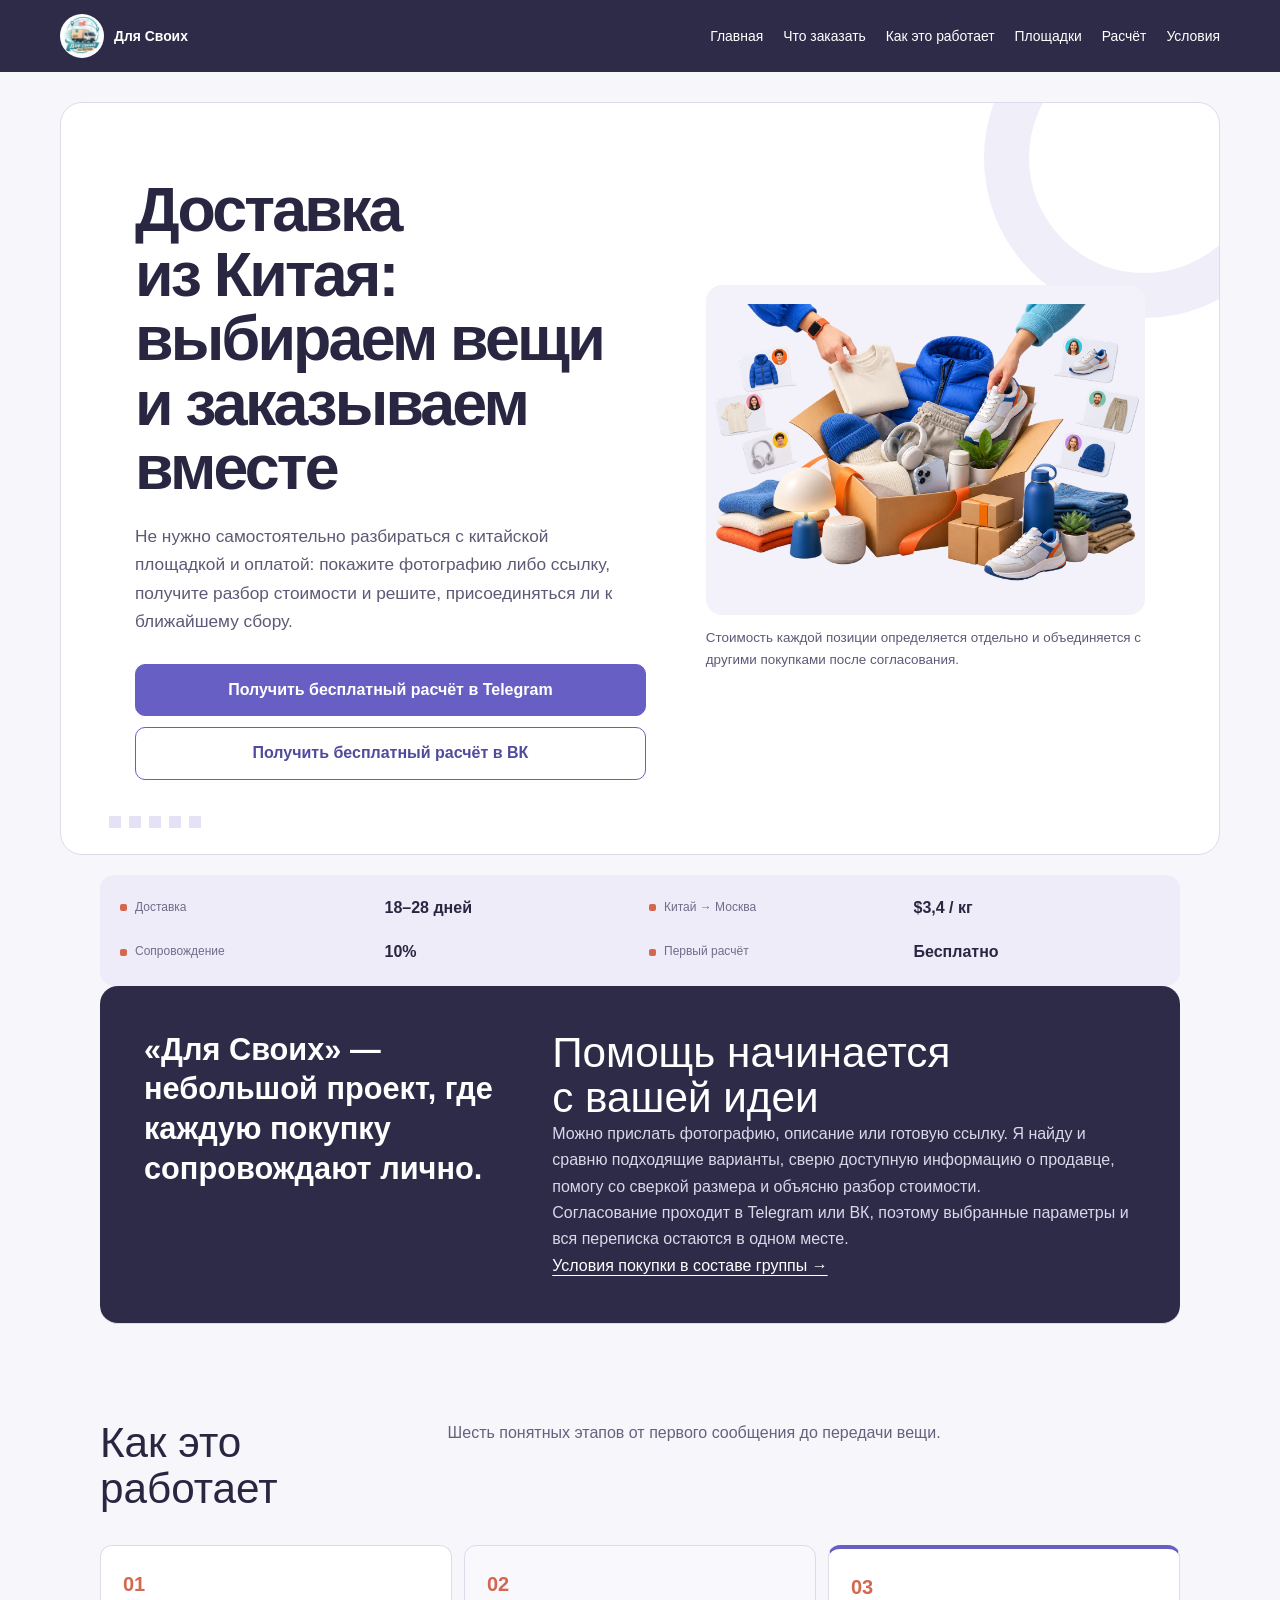
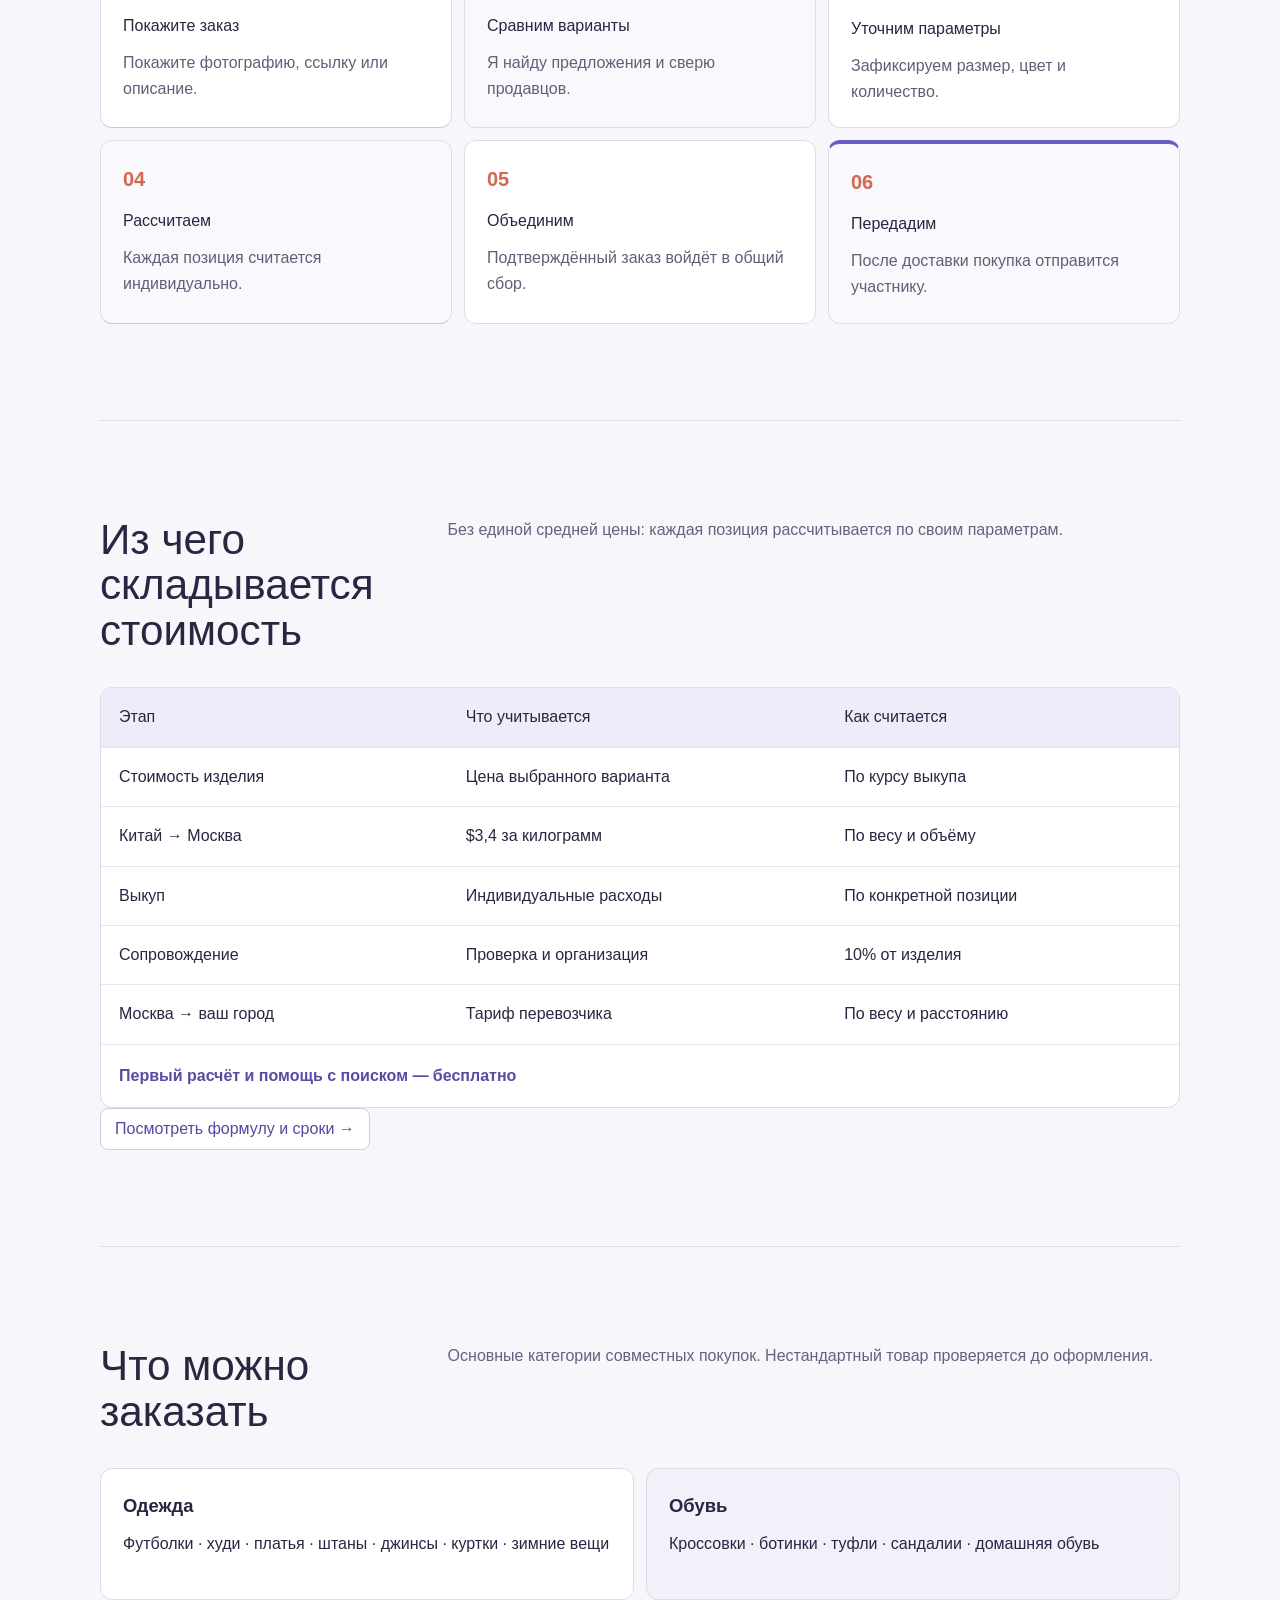
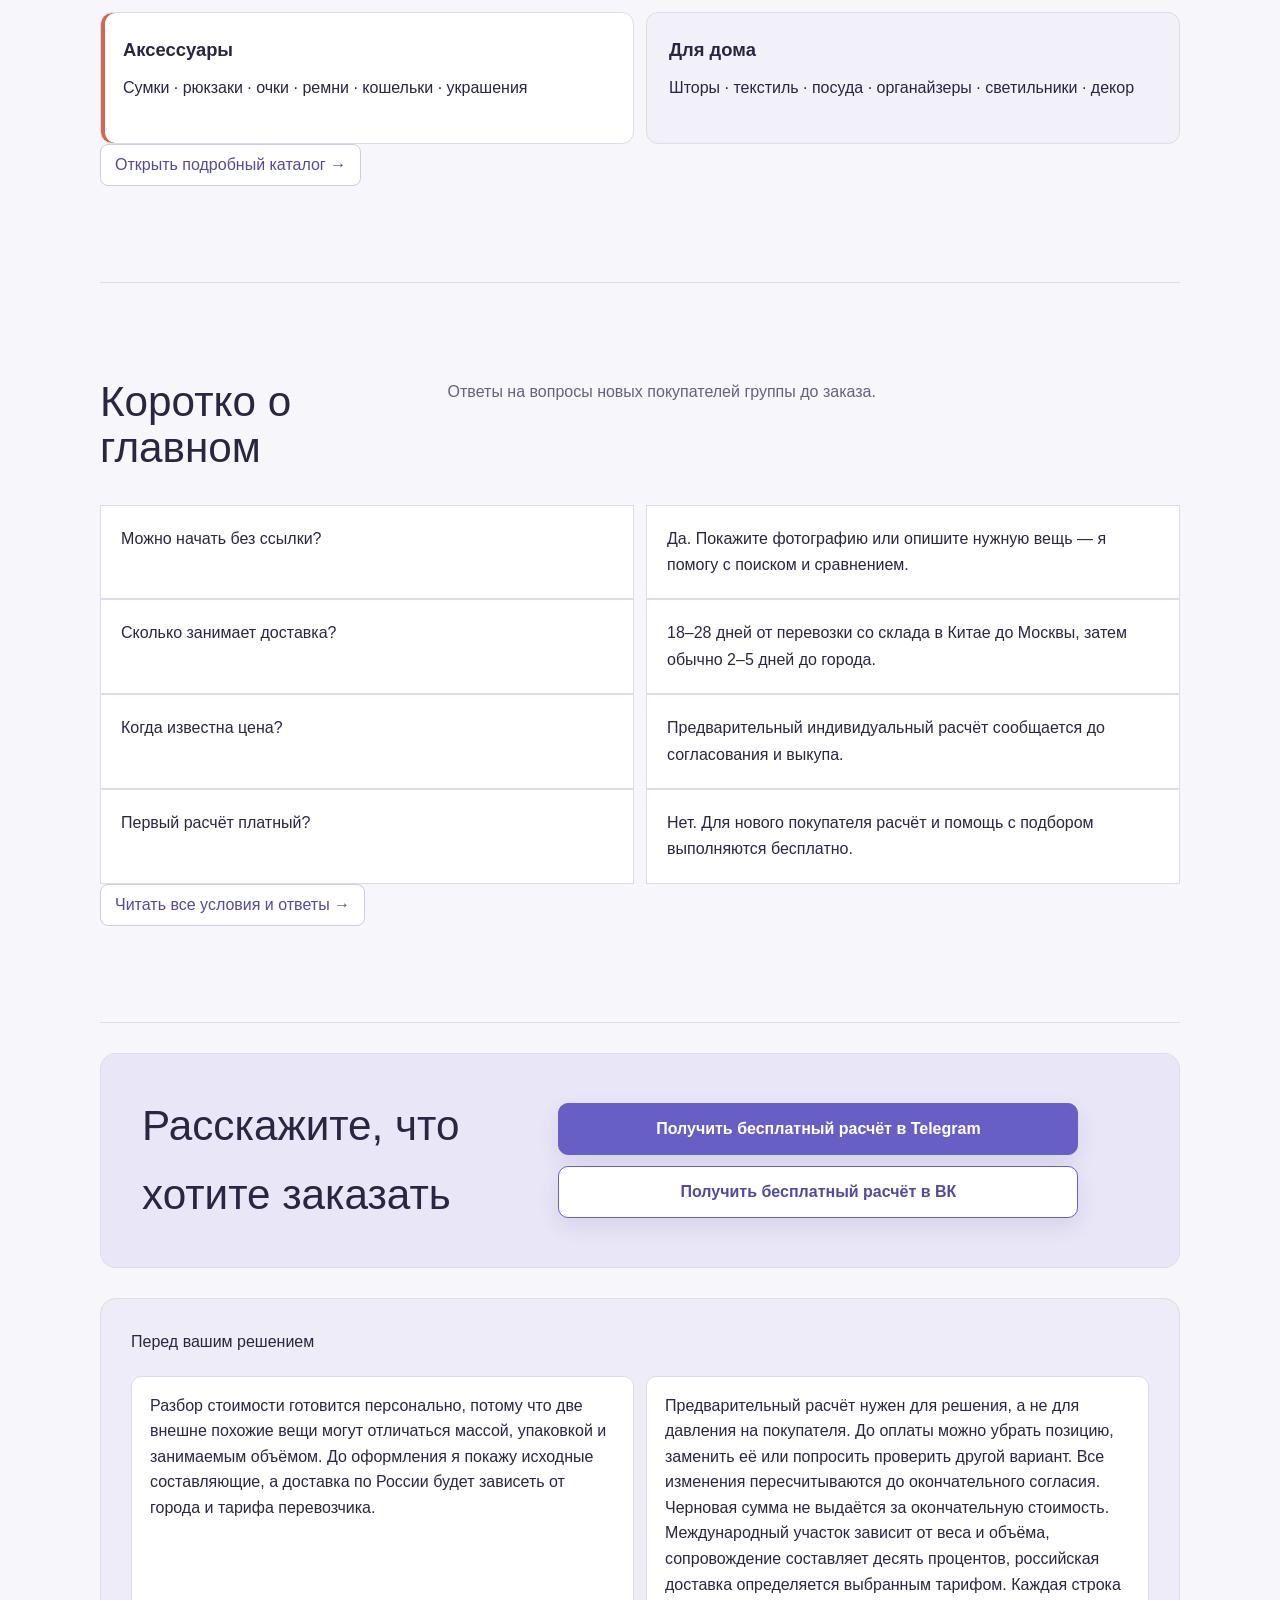
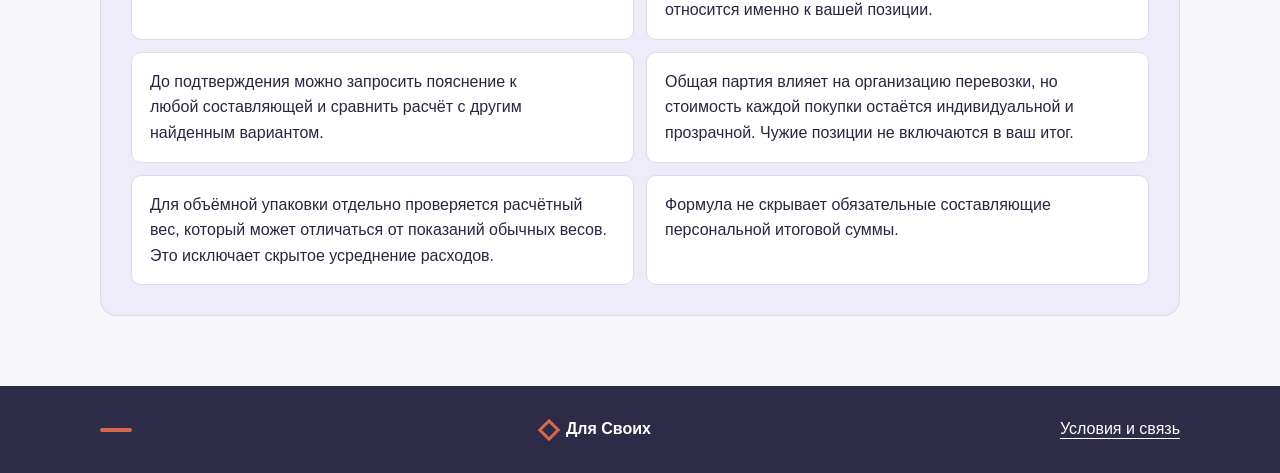
<file: index.html>
<!doctype html><html lang="ru"><head><meta charset="utf-8"><link rel="canonical" href="https://dostavka-iz-kitaya-8.vercel.app/"><meta property="og:type" content="website"><meta name="viewport" content="width=device-width,initial-scale=1"><meta property="og:image" content="https://dostavka-iz-kitaya-8.vercel.app/assets/group-purchase-01fba2e3.png"><title>Доставка из Китая: помощь с поиском и совместной покупкой · Для Своих</title><meta property="og:url" content="https://dostavka-iz-kitaya-8.vercel.app/"><meta name="description" content="Совместные покупки и доставка из Китая по России: поиск товара по фото или ссылке, индивидуальный расчёт, выкуп и сопровождение за 18–28 дней. Направление: помощь с поиском и совместной покупкой."><link rel="stylesheet" href="editorial.css?v=7255649807fb"><meta property="og:title" content="Доставка из Китая: помощь с поиском и совместной покупкой"><meta name="robots" content="index,follow,max-image-preview:large"><link rel="icon" href="favicon.ico?v=editorial-01fba2e3" type="image/x-icon"><meta property="og:description" content="Совместные покупки и доставка из Китая по России: поиск товара по фото или ссылке, индивидуальный расчёт, выкуп и сопровождение за 18–28 дней. Направление: помощь с поиском и совместной покупкой."><script type="application/ld+json">{"@context":"https://schema.org","@type":"WebPage","name":"Доставка из Китая: помощь с поиском и совместной покупкой","description":"Совместные покупки и доставка из Китая по России: поиск товара по фото или ссылке, индивидуальный расчёт, выкуп и сопровождение за 18–28 дней. Направление: помощь с поиском и совместной покупкой.","url":"https://dostavka-iz-kitaya-8.vercel.app/","inLanguage":"ru-RU","isPartOf":{"@type":"WebSite","name":"Доставка из Китая: помощь с поиском и совместной покупкой","url":"https://dostavka-iz-kitaya-8.vercel.app/"},"about":{"@type":"Service","name":"Совместные покупки из Китая","areaServed":"Россия","provider":{"@type":"Organization","name":"Для Своих"}}}</script>  <!-- Yandex.Metrika counter -->
  <script type="text/javascript">
      (function(m,e,t,r,i,k,a){
          m[i]=m[i]||function(){(m[i].a=m[i].a||[]).push(arguments)};
          m[i].l=1*new Date();
          for (var j = 0; j < document.scripts.length; j++) {if (document.scripts[j].src === r) { return; }}
          k=e.createElement(t),a=e.getElementsByTagName(t)[0],k.async=1,k.src=r;
          k.onerror=function(){
              if(k.dataset.fallback)return;
              var fallback=e.createElement(t);
              fallback.async=1;
              fallback.dataset.fallback='1';
              fallback.src='https://mc.yandex.com/metrika/tag.js?id=112399334';
              a.parentNode.insertBefore(fallback,a);
          };
          a.parentNode.insertBefore(k,a)
      })(window, document,'script','https://mc.yandex.ru/metrika/tag.js?id=112399334', 'ym');

      ym(112399334, 'init', {
          ssr:true,
          webvisor:true,
          clickmap:true,
          ecommerce:"dataLayer",
          referrer:document.referrer,
          url:location.href,
          accurateTrackBounce:true,
          trackLinks:true
      });
  </script>
  <!-- /Yandex.Metrika counter -->
</head><body>
  <!-- Yandex.Metrika noscript -->
  <noscript><div><img src="https://mc.yandex.com/watch/112399334" style="position:absolute; left:-9999px;" alt="" /></div></noscript>
  <!-- /Yandex.Metrika noscript --><a class="skip" href="#content">Перейти к содержанию</a><parcel-site class="s01fba2e-parcel-notes-shell"><parcel-top class="s01fba2e-parcel-notes-rail"><h2 class="s01fba2e-parcel-notes-brand"><a href="index.html"><img src="assets/logo-small.jpg" width="46" height="46" alt=""><span>Для Своих</span></a></h2><nav aria-label="Основная навигация"><parcel-nav-item><a href="index.html">Главная</a></parcel-nav-item><parcel-nav-item><a href="katalog-01fba.html">Что заказать</a></parcel-nav-item><parcel-nav-item><a href="marshrut-01fba.html">Как это работает</a></parcel-nav-item><parcel-nav-item><a href="servisy-01fba.html">Площадки</a></parcel-nav-item><parcel-nav-item><a href="cena-dostavki-01fba.html">Расчёт</a></parcel-nav-item><parcel-nav-item><a href="usloviya-01fba.html">Условия</a></parcel-nav-item></nav></parcel-top><parcel-main class="s01fba2e-parcel-notes-canvas"><main id="content"><section class="s01fba2e-parcel-notes-hero"><aside><h1>Доставка из Китая: выбираем вещи и заказываем вместе</h1><parcel-text role="paragraph">Не нужно самостоятельно разбираться с китайской площадкой и оплатой: покажите фотографию либо ссылку, получите разбор стоимости и решите, присоединяться ли к ближайшему сбору.</parcel-text><parcel-actions class="s01fba2e-parcel-notes-action-group" role="group" aria-label="Связаться для расчёта"><parcel-action><parcel-link><a class="s01fba2e-parcel-notes-action s01fba2e-parcel-notes-action--telegram" data-goal="telegram_primary" href="https://t.me/dlyasvoihchina" target="_blank" rel="noopener">Получить бесплатный расчёт в Telegram</a></parcel-link></parcel-action><parcel-action><parcel-link><a class="s01fba2e-parcel-notes-action s01fba2e-parcel-notes-action--vk" data-goal="vk_primary" href="https://vk.ru/dlyasvoihchina" target="_blank" rel="noopener">Получить бесплатный расчёт в ВК</a></parcel-link></parcel-action></parcel-actions></aside><parcel-panel><img src="assets/group-purchase-01fba2e3.png" width="1536" height="1024" fetchpriority="high" decoding="async" alt="Вещи участников общего заказа на маршруте из Китая в Россию"><parcel-text role="paragraph">Стоимость каждой позиции определяется отдельно и объединяется с другими покупками после согласования.</parcel-text></parcel-panel></section><section class="s01fba2e-parcel-notes-facts"><parcel-panel><article><parcel-h3 role="heading" aria-level="3">Доставка</parcel-h3><parcel-text role="paragraph">18–28 дней</parcel-text><parcel-h3 role="heading" aria-level="3">Китай → Москва</parcel-h3><parcel-text role="paragraph">$3,4 / кг</parcel-text><parcel-h3 role="heading" aria-level="3">Сопровождение</parcel-h3><parcel-text role="paragraph">10%</parcel-text><parcel-h3 role="heading" aria-level="3">Первый расчёт</parcel-h3><parcel-text role="paragraph">Бесплатно</parcel-text></article></parcel-panel></section><aside class="s01fba2e-parcel-notes-section s01fba2e-parcel-notes-story"><parcel-text role="paragraph">«Для Своих» — небольшой проект, где каждую покупку сопровождают лично.</parcel-text><section><parcel-h2 role="heading" aria-level="2">Помощь начинается с вашей идеи</parcel-h2><parcel-text role="paragraph">Можно прислать фотографию, описание или готовую ссылку. Я найду и сравню подходящие варианты, сверю доступную информацию о продавце, помогу со сверкой размера и объясню разбор стоимости.</parcel-text><parcel-text role="paragraph">Согласование проходит в Telegram или ВК, поэтому выбранные параметры и вся переписка остаются в одном месте.</parcel-text><parcel-link><a href="usloviya-01fba.html">Условия покупки в составе группы →</a></parcel-link></section></aside><aside class="s01fba2e-parcel-notes-section" id="route"><section><parcel-h2 role="heading" aria-level="2">Как это работает</parcel-h2><parcel-panel><parcel-text role="paragraph">Шесть понятных этапов от первого сообщения до передачи вещи.</parcel-text></parcel-panel></section><parcel-route class="s01fba2e-parcel-notes-route" role="list"><parcel-step><parcel-h4 role="heading" aria-level="4"><b>01</b>Покажите заказ</parcel-h4><parcel-detail>Покажите фотографию, ссылку или описание.</parcel-detail></parcel-step><parcel-step><parcel-h4 role="heading" aria-level="4"><b>02</b>Сравним варианты</parcel-h4><parcel-detail>Я найду предложения и сверю продавцов.</parcel-detail></parcel-step><parcel-step><parcel-h4 role="heading" aria-level="4"><b>03</b>Уточним параметры</parcel-h4><parcel-detail>Зафиксируем размер, цвет и количество.</parcel-detail></parcel-step><parcel-step><parcel-h4 role="heading" aria-level="4"><b>04</b>Рассчитаем</parcel-h4><parcel-detail>Каждая позиция считается индивидуально.</parcel-detail></parcel-step><parcel-step><parcel-h4 role="heading" aria-level="4"><b>05</b>Объединим</parcel-h4><parcel-detail>Подтверждённый заказ войдёт в общий сбор.</parcel-detail></parcel-step><parcel-step><parcel-h4 role="heading" aria-level="4"><b>06</b>Передадим</parcel-h4><parcel-detail>После доставки покупка отправится участнику.</parcel-detail></parcel-step></parcel-route></aside><aside class="s01fba2e-parcel-notes-section" id="cost"><section><parcel-h2 role="heading" aria-level="2">Из чего складывается стоимость</parcel-h2><parcel-panel><parcel-text role="paragraph">Без единой средней цены: каждая позиция рассчитывается по своим параметрам.</parcel-text></parcel-panel></section><section class="s01fba2e-parcel-notes-ledger"><section><article><parcel-h3 role="heading" aria-level="3">Этап</parcel-h3><parcel-h3 role="heading" aria-level="3">Что учитывается</parcel-h3><parcel-h3 role="heading" aria-level="3">Как считается</parcel-h3></article></section><parcel-panel><article><parcel-h3 role="heading" aria-level="3">Стоимость изделия</parcel-h3><parcel-text role="paragraph">Цена выбранного варианта</parcel-text><parcel-text role="paragraph">По курсу выкупа</parcel-text></article><article><parcel-h3 role="heading" aria-level="3">Китай → Москва</parcel-h3><parcel-text role="paragraph">$3,4 за килограмм</parcel-text><parcel-text role="paragraph">По весу и объёму</parcel-text></article><article><parcel-h3 role="heading" aria-level="3">Выкуп</parcel-h3><parcel-text role="paragraph">Индивидуальные расходы</parcel-text><parcel-text role="paragraph">По конкретной позиции</parcel-text></article><article><parcel-h3 role="heading" aria-level="3">Сопровождение</parcel-h3><parcel-text role="paragraph">Проверка и организация</parcel-text><parcel-text role="paragraph">10% от изделия</parcel-text></article><article><parcel-h3 role="heading" aria-level="3">Москва → ваш город</parcel-h3><parcel-text role="paragraph">Тариф перевозчика</parcel-text><parcel-text role="paragraph">По весу и расстоянию</parcel-text></article></parcel-panel><footer><article><parcel-text role="paragraph" colspan="3">Первый расчёт и помощь с поиском — бесплатно</parcel-text></article></footer></section><parcel-text role="paragraph"><parcel-link><a href="cena-dostavki-01fba.html">Посмотреть формулу и сроки →</a></parcel-link></parcel-text></aside><aside class="s01fba2e-parcel-notes-section" id="catalog"><section><parcel-h2 role="heading" aria-level="2">Что можно заказать</parcel-h2><parcel-panel><parcel-text role="paragraph">Основные категории совместных покупок. Нестандартный товар проверяется до оформления.</parcel-text></parcel-panel></section><section class="s01fba2e-parcel-notes-catalog"><parcel-panel><article><parcel-text role="paragraph"><strong>Одежда</strong>Футболки · худи · платья · штаны · джинсы · куртки · зимние вещи</parcel-text><parcel-text role="paragraph"><strong>Обувь</strong>Кроссовки · ботинки · туфли · сандалии · домашняя обувь</parcel-text><parcel-text role="paragraph"><strong>Аксессуары</strong>Сумки · рюкзаки · очки · ремни · кошельки · украшения</parcel-text><parcel-text role="paragraph"><strong>Для дома</strong>Шторы · текстиль · посуда · органайзеры · светильники · декор</parcel-text></article></parcel-panel></section><parcel-text role="paragraph"><parcel-link><a href="katalog-01fba.html">Открыть подробный каталог →</a></parcel-link></parcel-text></aside><aside class="s01fba2e-parcel-notes-section s01fba2e-parcel-notes-questions"><section><parcel-h2 role="heading" aria-level="2">Коротко о главном</parcel-h2><parcel-panel><parcel-text role="paragraph">Ответы на вопросы новых покупателей группы до заказа.</parcel-text></parcel-panel></section><section><parcel-panel><article><parcel-h3 role="heading" aria-level="3">Можно начать без ссылки?</parcel-h3><parcel-text role="paragraph">Да. Покажите фотографию или опишите нужную вещь — я помогу с поиском и сравнением.</parcel-text></article><article><parcel-h3 role="heading" aria-level="3">Сколько занимает доставка?</parcel-h3><parcel-text role="paragraph">18–28 дней от перевозки со склада в Китае до Москвы, затем обычно 2–5 дней до города.</parcel-text></article><article><parcel-h3 role="heading" aria-level="3">Когда известна цена?</parcel-h3><parcel-text role="paragraph">Предварительный индивидуальный расчёт сообщается до согласования и выкупа.</parcel-text></article><article><parcel-h3 role="heading" aria-level="3">Первый расчёт платный?</parcel-h3><parcel-text role="paragraph">Нет. Для нового покупателя расчёт и помощь с подбором выполняются бесплатно.</parcel-text></article></parcel-panel></section><parcel-text role="paragraph"><parcel-link><a href="usloviya-01fba.html">Читать все условия и ответы →</a></parcel-link></parcel-text></aside><section class="s01fba2e-parcel-notes-contact" id="contacts"><parcel-h2 role="heading" aria-level="2">Расскажите, что хотите заказать</parcel-h2><parcel-actions class="s01fba2e-parcel-notes-action-group" role="group" aria-label="Связаться для расчёта"><parcel-action><parcel-link><a class="s01fba2e-parcel-notes-action s01fba2e-parcel-notes-action--telegram" data-goal="telegram_primary" href="https://t.me/dlyasvoihchina" target="_blank" rel="noopener">Получить бесплатный расчёт в Telegram</a></parcel-link></parcel-action><parcel-action><parcel-link><a class="s01fba2e-parcel-notes-action s01fba2e-parcel-notes-action--vk" data-goal="vk_primary" href="https://vk.ru/dlyasvoihchina" target="_blank" rel="noopener">Получить бесплатный расчёт в ВК</a></parcel-link></parcel-action></parcel-actions></section><aside class="mode-2-context"><parcel-h2 role="heading" aria-level="2">Перед вашим решением</parcel-h2><parcel-text role="paragraph">Разбор стоимости готовится персонально, потому что две внешне похожие вещи могут отличаться массой, упаковкой и занимаемым объёмом. До оформления я покажу исходные составляющие, а доставка по России будет зависеть от города и тарифа перевозчика.</parcel-text><parcel-text role="paragraph">Предварительный расчёт нужен для решения, а не для давления на покупателя. До оплаты можно убрать позицию, заменить её или попросить проверить другой вариант. Все изменения пересчитываются до окончательного согласия. Черновая сумма не выдаётся за окончательную стоимость. Международный участок зависит от веса и объёма, сопровождение составляет десять процентов, российская доставка определяется выбранным тарифом. Каждая строка относится именно к вашей позиции.</parcel-text><parcel-text role="paragraph">До подтверждения можно запросить пояснение к любой составляющей и сравнить расчёт с другим найденным вариантом.</parcel-text><parcel-text role="paragraph">Общая партия влияет на организацию перевозки, но стоимость каждой покупки остаётся индивидуальной и прозрачной. Чужие позиции не включаются в ваш итог.</parcel-text><parcel-text role="paragraph">Для объёмной упаковки отдельно проверяется расчётный вес, который может отличаться от показаний обычных весов. Это исключает скрытое усреднение расходов.</parcel-text><parcel-text role="paragraph">Формула не скрывает обязательные составляющие персональной итоговой суммы.</parcel-text></aside></main></parcel-main><parcel-bottom class="s01fba2e-parcel-notes-footer"><strong>Для Своих</strong><a href="usloviya-01fba.html">Условия и связь</a></parcel-bottom></parcel-site><script src="editorial.js?v=01fba2e3"></script></body></html>
</file>
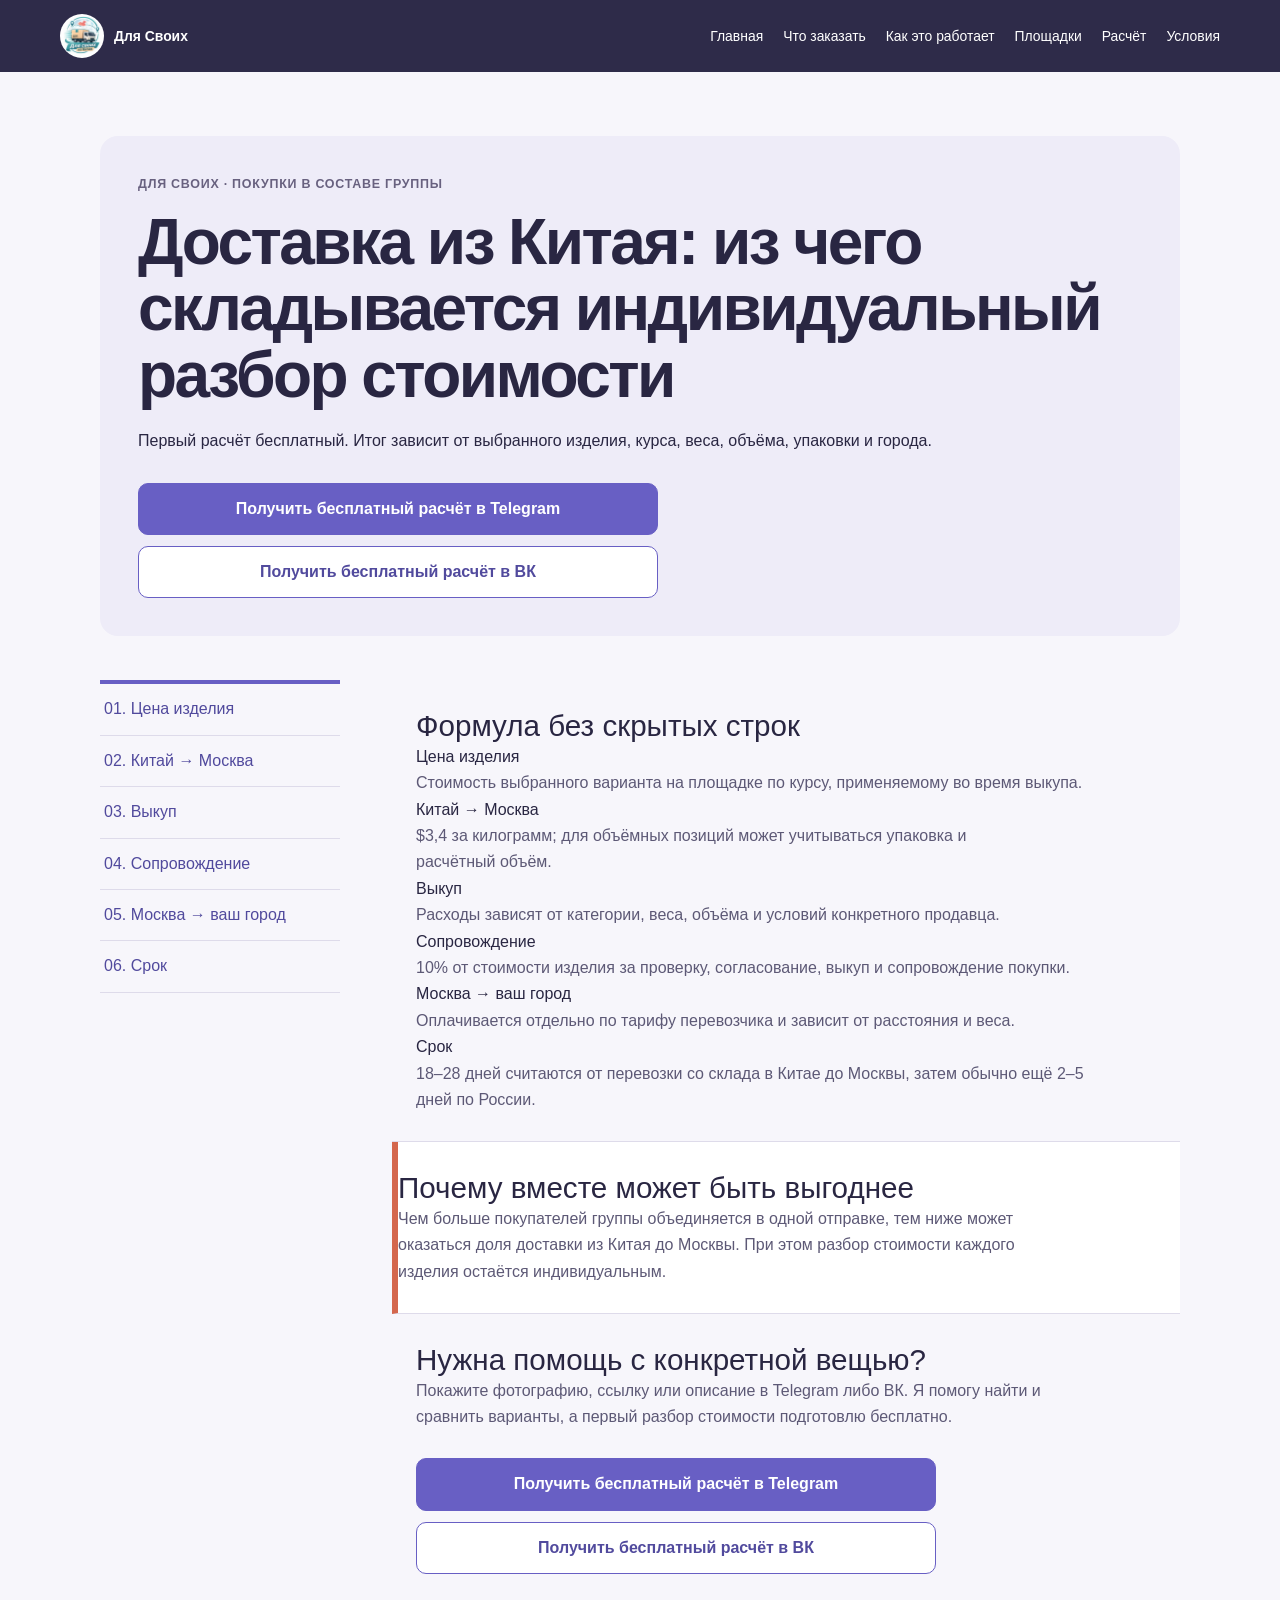
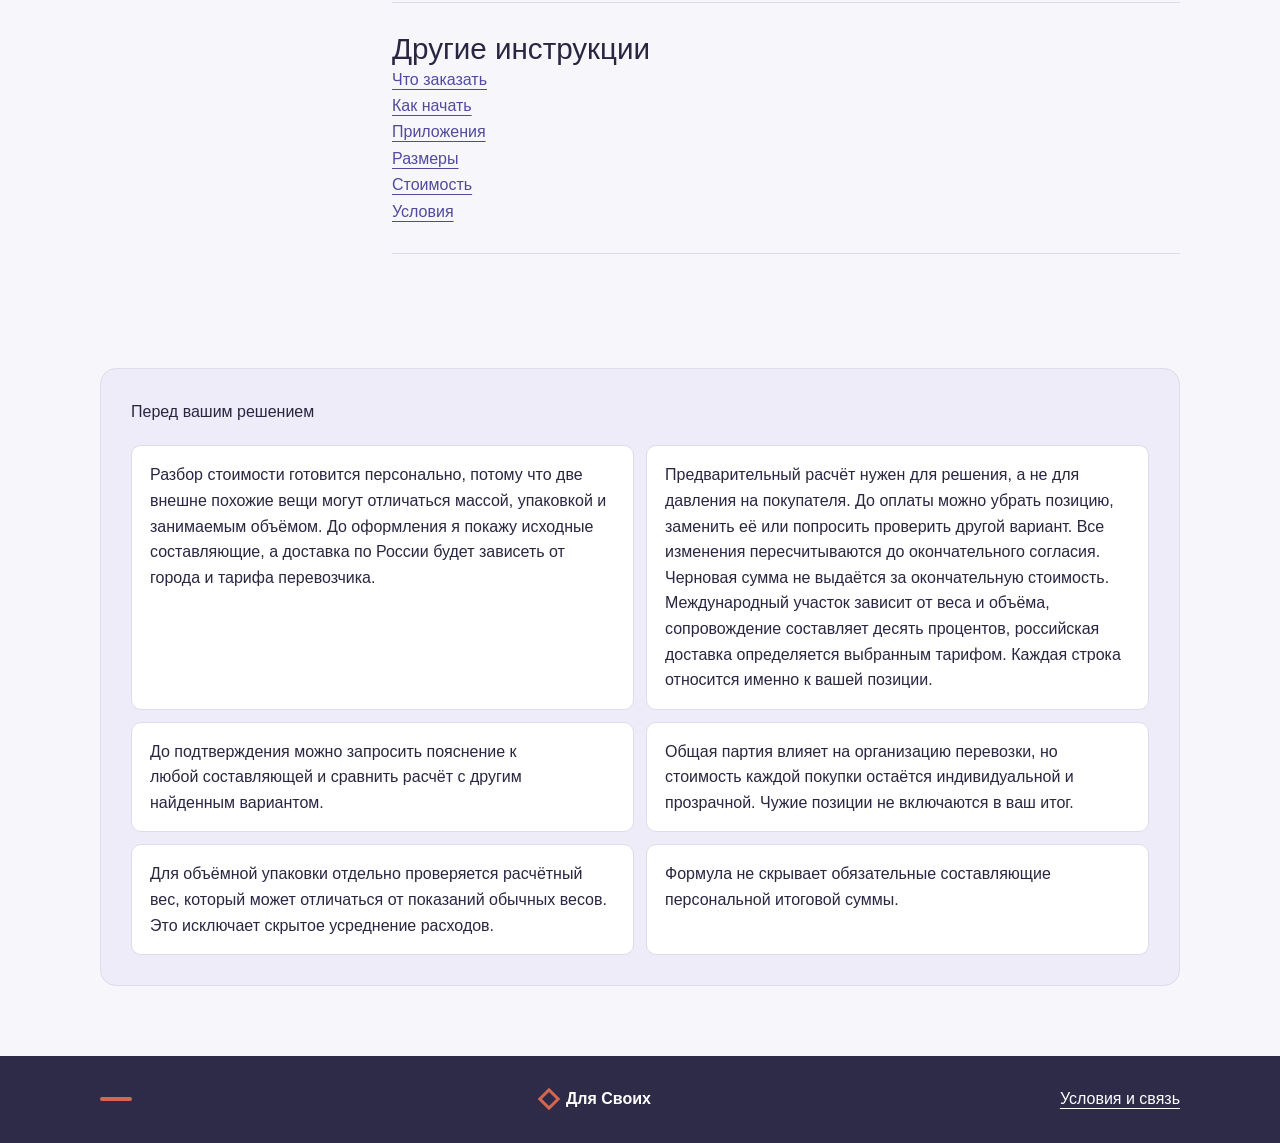
<file: cena-dostavki-01fba.html>
<!doctype html><html lang="ru"><head><meta charset="utf-8"><link rel="canonical" href="https://dostavka-iz-kitaya-8.vercel.app/cena-dostavki-01fba.html"><meta property="og:type" content="website"><meta name="viewport" content="width=device-width,initial-scale=1"><meta property="og:image" content="https://dostavka-iz-kitaya-8.vercel.app/assets/group-purchase-01fba2e3.png"><title>Доставка из Китая: из чего складывается индивидуальный расчёт · Для Своих</title><meta property="og:url" content="https://dostavka-iz-kitaya-8.vercel.app/cena-dostavki-01fba.html"><meta name="description" content="Первый расчёт бесплатный. Итог зависит от выбранного товара, курса, веса, объёма, упаковки и города. Проект «Для Своих»: помощь с поиском и совместной покупкой."><link rel="stylesheet" href="editorial.css?v=7255649807fb"><meta property="og:title" content="Доставка из Китая: из чего складывается индивидуальный расчёт"><meta name="robots" content="index,follow,max-image-preview:large"><link rel="icon" href="favicon.ico?v=editorial-01fba2e3" type="image/x-icon"><meta property="og:description" content="Первый расчёт бесплатный. Итог зависит от выбранного товара, курса, веса, объёма, упаковки и города. Проект «Для Своих»: помощь с поиском и совместной покупкой."><script type="application/ld+json">{"@context":"https://schema.org","@type":"WebPage","name":"Доставка из Китая: из чего складывается индивидуальный расчёт","description":"Первый расчёт бесплатный. Итог зависит от выбранного товара, курса, веса, объёма, упаковки и города. Проект «Для Своих»: помощь с поиском и совместной покупкой.","url":"https://dostavka-iz-kitaya-8.vercel.app/cena-dostavki-01fba.html","inLanguage":"ru-RU","isPartOf":{"@type":"WebSite","name":"Доставка из Китая: помощь с поиском и совместной покупкой","url":"https://dostavka-iz-kitaya-8.vercel.app/"},"about":{"@type":"Service","name":"Совместные покупки из Китая","areaServed":"Россия","provider":{"@type":"Organization","name":"Для Своих"}}}</script>  <!-- Yandex.Metrika counter -->
  <script type="text/javascript">
      (function(m,e,t,r,i,k,a){
          m[i]=m[i]||function(){(m[i].a=m[i].a||[]).push(arguments)};
          m[i].l=1*new Date();
          for (var j = 0; j < document.scripts.length; j++) {if (document.scripts[j].src === r) { return; }}
          k=e.createElement(t),a=e.getElementsByTagName(t)[0],k.async=1,k.src=r;
          k.onerror=function(){
              if(k.dataset.fallback)return;
              var fallback=e.createElement(t);
              fallback.async=1;
              fallback.dataset.fallback='1';
              fallback.src='https://mc.yandex.com/metrika/tag.js?id=112399334';
              a.parentNode.insertBefore(fallback,a);
          };
          a.parentNode.insertBefore(k,a)
      })(window, document,'script','https://mc.yandex.ru/metrika/tag.js?id=112399334', 'ym');

      ym(112399334, 'init', {
          ssr:true,
          webvisor:true,
          clickmap:true,
          ecommerce:"dataLayer",
          referrer:document.referrer,
          url:location.href,
          accurateTrackBounce:true,
          trackLinks:true
      });
  </script>
  <!-- /Yandex.Metrika counter -->
</head><body>
  <!-- Yandex.Metrika noscript -->
  <noscript><div><img src="https://mc.yandex.com/watch/112399334" style="position:absolute; left:-9999px;" alt="" /></div></noscript>
  <!-- /Yandex.Metrika noscript --><a class="skip" href="#content">Перейти к содержанию</a><parcel-site class="s01fba2e-parcel-notes-shell"><parcel-top class="s01fba2e-parcel-notes-rail"><h2 class="s01fba2e-parcel-notes-brand"><a href="index.html"><img src="assets/logo-small.jpg" width="46" height="46" alt=""><span>Для Своих</span></a></h2><nav aria-label="Основная навигация"><parcel-nav-item><a href="index.html">Главная</a></parcel-nav-item><parcel-nav-item><a href="katalog-01fba.html">Что заказать</a></parcel-nav-item><parcel-nav-item><a href="marshrut-01fba.html">Как это работает</a></parcel-nav-item><parcel-nav-item><a href="servisy-01fba.html">Площадки</a></parcel-nav-item><parcel-nav-item><a href="cena-dostavki-01fba.html">Расчёт</a></parcel-nav-item><parcel-nav-item><a href="usloviya-01fba.html">Условия</a></parcel-nav-item></nav></parcel-top><parcel-main class="s01fba2e-parcel-notes-canvas"><main id="content"><aside class="s01fba2e-parcel-notes-manual"><section><parcel-text role="paragraph">Для Своих · покупки в составе группы</parcel-text><h1>Доставка из Китая: из чего складывается индивидуальный разбор стоимости</h1><parcel-text role="paragraph">Первый расчёт бесплатный. Итог зависит от выбранного изделия, курса, веса, объёма, упаковки и города.</parcel-text><parcel-actions class="s01fba2e-parcel-notes-action-group" role="group" aria-label="Связаться для расчёта"><parcel-action><parcel-link><a class="s01fba2e-parcel-notes-action s01fba2e-parcel-notes-action--telegram" data-goal="telegram_primary" href="https://t.me/dlyasvoihchina" target="_blank" rel="noopener">Получить бесплатный расчёт в Telegram</a></parcel-link></parcel-action><parcel-action><parcel-link><a class="s01fba2e-parcel-notes-action s01fba2e-parcel-notes-action--vk" data-goal="vk_primary" href="https://vk.ru/dlyasvoihchina" target="_blank" rel="noopener">Получить бесплатный расчёт в ВК</a></parcel-link></parcel-action></parcel-actions></section><parcel-panel class="s01fba2e-parcel-notes-manual-grid"><nav class="s01fba2e-parcel-notes-toc" aria-label="Содержание"><parcel-link><a href="#part-1">01. Цена изделия</a></parcel-link><parcel-link><a href="#part-2">02. Китай → Москва</a></parcel-link><parcel-link><a href="#part-3">03. Выкуп</a></parcel-link><parcel-link><a href="#part-4">04. Сопровождение</a></parcel-link><parcel-link><a href="#part-5">05. Москва → ваш город</a></parcel-link><parcel-link><a href="#part-6">06. Срок</a></parcel-link></nav><parcel-panel class="s01fba2e-parcel-notes-copy"><parcel-panel id="part-1"><parcel-h2 role="heading" aria-level="2">Формула без скрытых строк</parcel-h2><section class="s01fba2e-parcel-notes-matrix"><parcel-panel><article><parcel-h3 role="heading" aria-level="3">Цена изделия</parcel-h3><parcel-text role="paragraph">Стоимость выбранного варианта на площадке по курсу, применяемому во время выкупа.</parcel-text></article><article><parcel-h3 role="heading" aria-level="3">Китай → Москва</parcel-h3><parcel-text role="paragraph">$3,4 за килограмм; для объёмных позиций может учитываться упаковка и расчётный объём.</parcel-text></article><article><parcel-h3 role="heading" aria-level="3">Выкуп</parcel-h3><parcel-text role="paragraph">Расходы зависят от категории, веса, объёма и условий конкретного продавца.</parcel-text></article><article><parcel-h3 role="heading" aria-level="3">Сопровождение</parcel-h3><parcel-text role="paragraph">10% от стоимости изделия за проверку, согласование, выкуп и сопровождение покупки.</parcel-text></article><article><parcel-h3 role="heading" aria-level="3">Москва → ваш город</parcel-h3><parcel-text role="paragraph">Оплачивается отдельно по тарифу перевозчика и зависит от расстояния и веса.</parcel-text></article><article><parcel-h3 role="heading" aria-level="3">Срок</parcel-h3><parcel-text role="paragraph">18–28 дней считаются от перевозки со склада в Китае до Москвы, затем обычно ещё 2–5 дней по России.</parcel-text></article></parcel-panel></section></parcel-panel><parcel-panel id="part-2" class="s01fba2e-parcel-notes-note"><parcel-h2 role="heading" aria-level="2">Почему вместе может быть выгоднее</parcel-h2><parcel-text role="paragraph">Чем больше покупателей группы объединяется в одной отправке, тем ниже может оказаться доля доставки из Китая до Москвы. При этом разбор стоимости каждого изделия остаётся индивидуальным.</parcel-text></parcel-panel><parcel-panel><parcel-h2 role="heading" aria-level="2">Нужна помощь с конкретной вещью?</parcel-h2><parcel-text role="paragraph">Покажите фотографию, ссылку или описание в Telegram либо ВК. Я помогу найти и сравнить варианты, а первый разбор стоимости подготовлю бесплатно.</parcel-text><parcel-actions class="s01fba2e-parcel-notes-action-group" role="group" aria-label="Связаться для расчёта"><parcel-action><parcel-link><a class="s01fba2e-parcel-notes-action s01fba2e-parcel-notes-action--telegram" data-goal="telegram_primary" href="https://t.me/dlyasvoihchina" target="_blank" rel="noopener">Получить бесплатный расчёт в Telegram</a></parcel-link></parcel-action><parcel-action><parcel-link><a class="s01fba2e-parcel-notes-action s01fba2e-parcel-notes-action--vk" data-goal="vk_primary" href="https://vk.ru/dlyasvoihchina" target="_blank" rel="noopener">Получить бесплатный расчёт в ВК</a></parcel-link></parcel-action></parcel-actions></parcel-panel><parcel-panel><parcel-h2 role="heading" aria-level="2">Другие инструкции</parcel-h2><parcel-text role="paragraph"><parcel-link><a href="katalog-01fba.html">Что заказать</a></parcel-link><parcel-link><a href="marshrut-01fba.html">Как начать</a></parcel-link><parcel-link><a href="servisy-01fba.html">Приложения</a></parcel-link><parcel-link><a href="tablica-razmerov-01fba.html">Размеры</a></parcel-link><parcel-link><a href="cena-dostavki-01fba.html">Стоимость</a></parcel-link><parcel-link><a href="usloviya-01fba.html">Условия</a></parcel-link></parcel-text></parcel-panel></parcel-panel></parcel-panel></aside><aside class="mode-2-context"><parcel-h2 role="heading" aria-level="2">Перед вашим решением</parcel-h2><parcel-text role="paragraph">Разбор стоимости готовится персонально, потому что две внешне похожие вещи могут отличаться массой, упаковкой и занимаемым объёмом. До оформления я покажу исходные составляющие, а доставка по России будет зависеть от города и тарифа перевозчика.</parcel-text><parcel-text role="paragraph">Предварительный расчёт нужен для решения, а не для давления на покупателя. До оплаты можно убрать позицию, заменить её или попросить проверить другой вариант. Все изменения пересчитываются до окончательного согласия. Черновая сумма не выдаётся за окончательную стоимость. Международный участок зависит от веса и объёма, сопровождение составляет десять процентов, российская доставка определяется выбранным тарифом. Каждая строка относится именно к вашей позиции.</parcel-text><parcel-text role="paragraph">До подтверждения можно запросить пояснение к любой составляющей и сравнить расчёт с другим найденным вариантом.</parcel-text><parcel-text role="paragraph">Общая партия влияет на организацию перевозки, но стоимость каждой покупки остаётся индивидуальной и прозрачной. Чужие позиции не включаются в ваш итог.</parcel-text><parcel-text role="paragraph">Для объёмной упаковки отдельно проверяется расчётный вес, который может отличаться от показаний обычных весов. Это исключает скрытое усреднение расходов.</parcel-text><parcel-text role="paragraph">Формула не скрывает обязательные составляющие персональной итоговой суммы.</parcel-text></aside></main></parcel-main><parcel-bottom class="s01fba2e-parcel-notes-footer"><strong>Для Своих</strong><a href="usloviya-01fba.html">Условия и связь</a></parcel-bottom></parcel-site><script src="editorial.js?v=01fba2e3"></script></body></html>
</file>
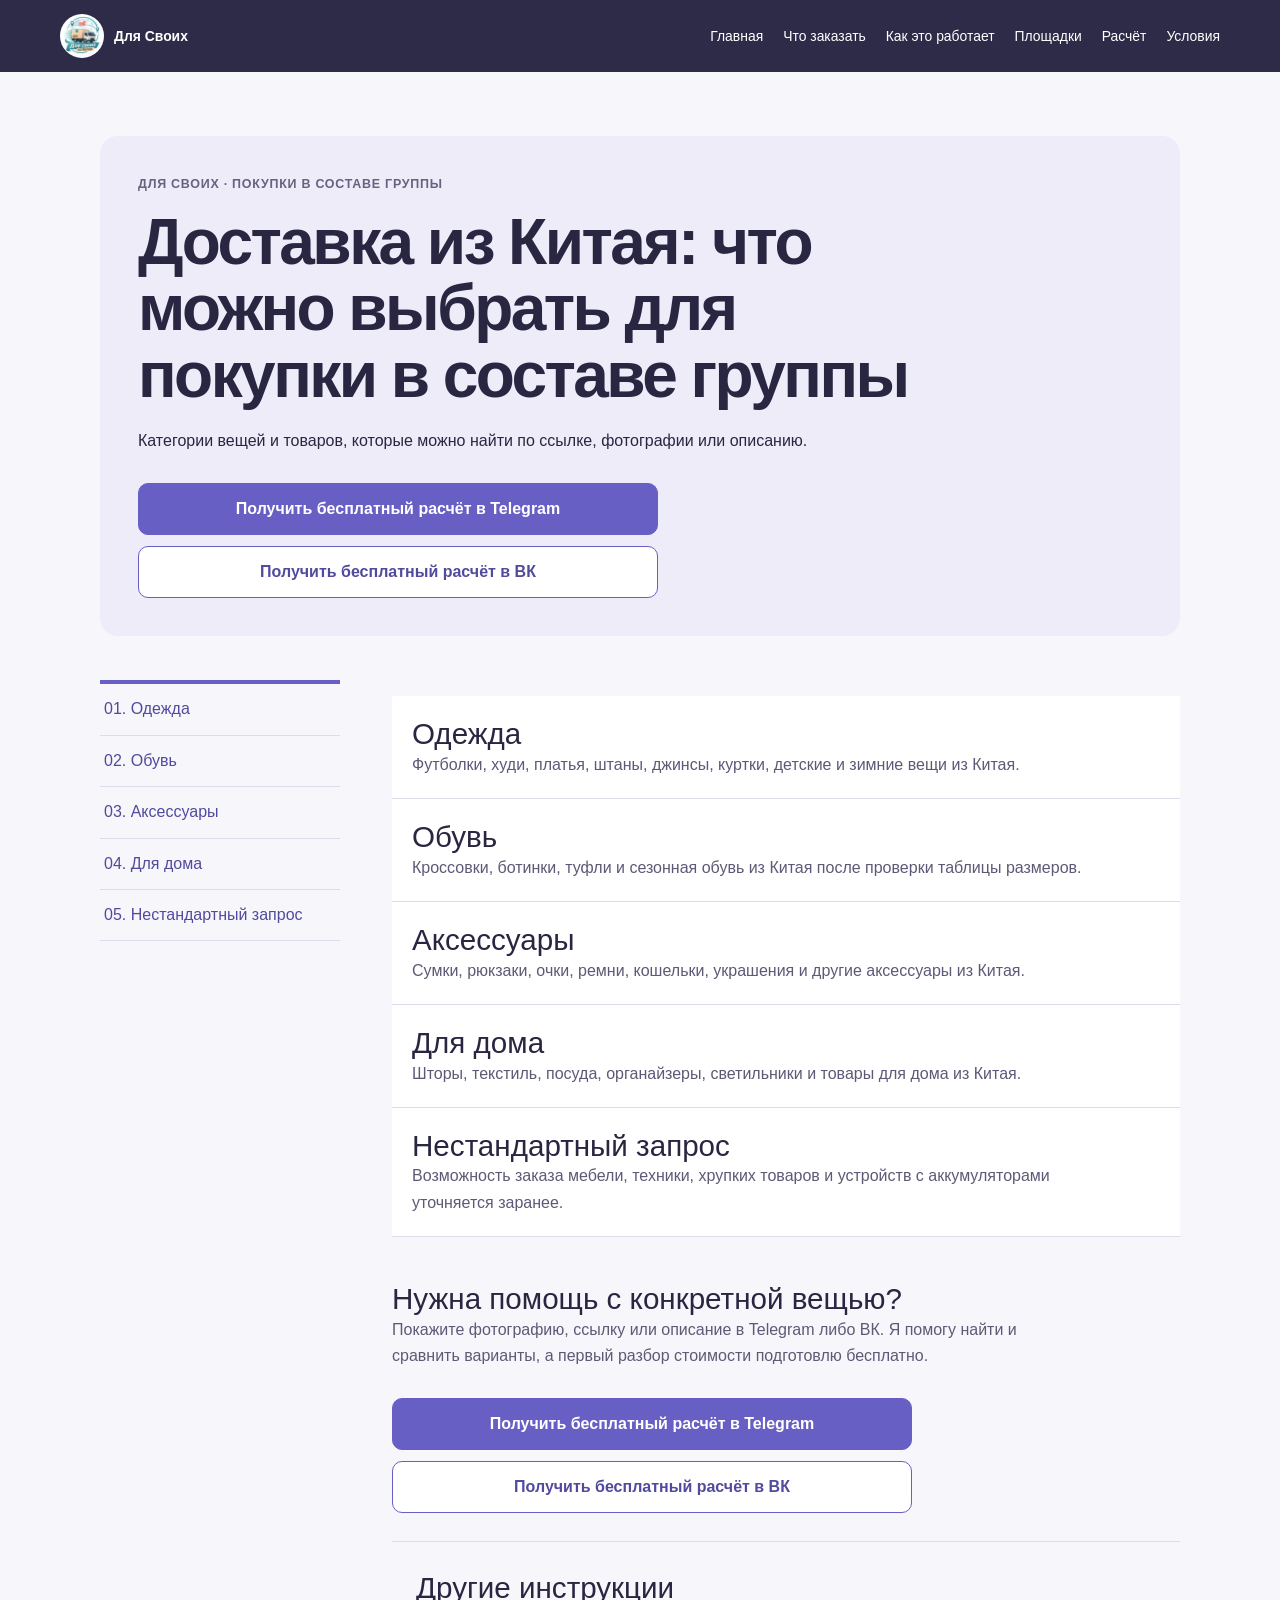
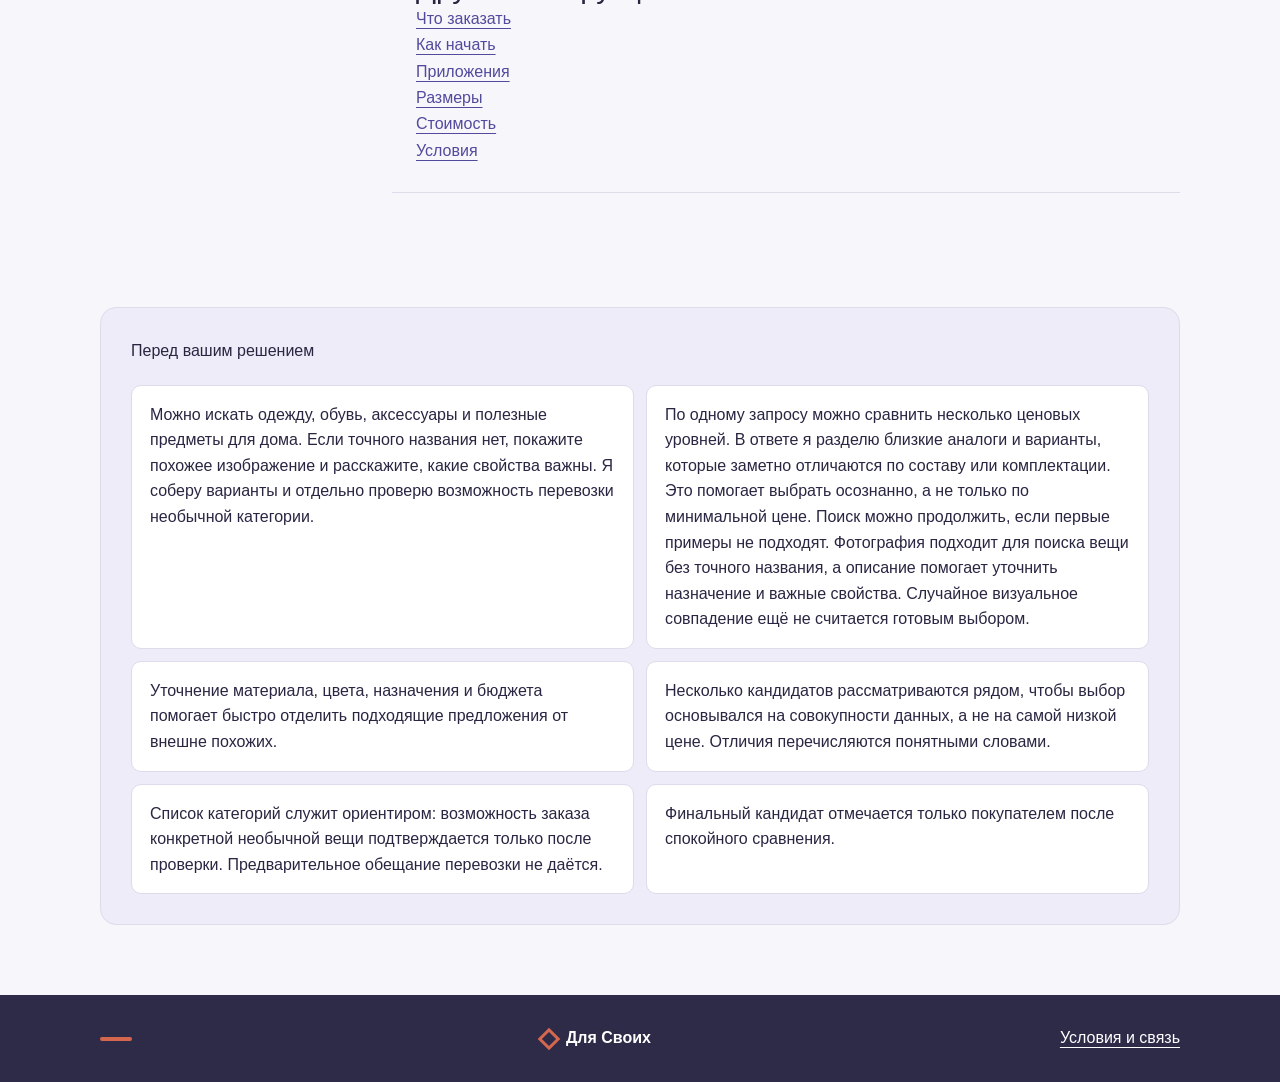
<file: katalog-01fba.html>
<!doctype html><html lang="ru"><head><meta charset="utf-8"><link rel="canonical" href="https://dostavka-iz-kitaya-8.vercel.app/katalog-01fba.html"><meta property="og:type" content="website"><meta name="viewport" content="width=device-width,initial-scale=1"><meta property="og:image" content="https://dostavka-iz-kitaya-8.vercel.app/assets/group-purchase-01fba2e3.png"><title>Доставка из Китая: что можно выбрать для совместной покупки · Для Своих</title><meta property="og:url" content="https://dostavka-iz-kitaya-8.vercel.app/katalog-01fba.html"><meta name="description" content="Категории вещей и товаров, которые можно найти по ссылке, фотографии или описанию. Проект «Для Своих»: помощь с поиском и совместной покупкой."><link rel="stylesheet" href="editorial.css?v=7255649807fb"><meta property="og:title" content="Доставка из Китая: что можно выбрать для совместной покупки"><meta name="robots" content="index,follow,max-image-preview:large"><link rel="icon" href="favicon.ico?v=editorial-01fba2e3" type="image/x-icon"><meta property="og:description" content="Категории вещей и товаров, которые можно найти по ссылке, фотографии или описанию. Проект «Для Своих»: помощь с поиском и совместной покупкой."><script type="application/ld+json">{"@context":"https://schema.org","@type":"WebPage","name":"Доставка из Китая: что можно выбрать для совместной покупки","description":"Категории вещей и товаров, которые можно найти по ссылке, фотографии или описанию. Проект «Для Своих»: помощь с поиском и совместной покупкой.","url":"https://dostavka-iz-kitaya-8.vercel.app/katalog-01fba.html","inLanguage":"ru-RU","isPartOf":{"@type":"WebSite","name":"Доставка из Китая: помощь с поиском и совместной покупкой","url":"https://dostavka-iz-kitaya-8.vercel.app/"},"about":{"@type":"Service","name":"Совместные покупки из Китая","areaServed":"Россия","provider":{"@type":"Organization","name":"Для Своих"}}}</script>  <!-- Yandex.Metrika counter -->
  <script type="text/javascript">
      (function(m,e,t,r,i,k,a){
          m[i]=m[i]||function(){(m[i].a=m[i].a||[]).push(arguments)};
          m[i].l=1*new Date();
          for (var j = 0; j < document.scripts.length; j++) {if (document.scripts[j].src === r) { return; }}
          k=e.createElement(t),a=e.getElementsByTagName(t)[0],k.async=1,k.src=r;
          k.onerror=function(){
              if(k.dataset.fallback)return;
              var fallback=e.createElement(t);
              fallback.async=1;
              fallback.dataset.fallback='1';
              fallback.src='https://mc.yandex.com/metrika/tag.js?id=112399334';
              a.parentNode.insertBefore(fallback,a);
          };
          a.parentNode.insertBefore(k,a)
      })(window, document,'script','https://mc.yandex.ru/metrika/tag.js?id=112399334', 'ym');

      ym(112399334, 'init', {
          ssr:true,
          webvisor:true,
          clickmap:true,
          ecommerce:"dataLayer",
          referrer:document.referrer,
          url:location.href,
          accurateTrackBounce:true,
          trackLinks:true
      });
  </script>
  <!-- /Yandex.Metrika counter -->
</head><body>
  <!-- Yandex.Metrika noscript -->
  <noscript><div><img src="https://mc.yandex.com/watch/112399334" style="position:absolute; left:-9999px;" alt="" /></div></noscript>
  <!-- /Yandex.Metrika noscript --><a class="skip" href="#content">Перейти к содержанию</a><parcel-site class="s01fba2e-parcel-notes-shell"><parcel-top class="s01fba2e-parcel-notes-rail"><h2 class="s01fba2e-parcel-notes-brand"><a href="index.html"><img src="assets/logo-small.jpg" width="46" height="46" alt=""><span>Для Своих</span></a></h2><nav aria-label="Основная навигация"><parcel-nav-item><a href="index.html">Главная</a></parcel-nav-item><parcel-nav-item><a href="katalog-01fba.html">Что заказать</a></parcel-nav-item><parcel-nav-item><a href="marshrut-01fba.html">Как это работает</a></parcel-nav-item><parcel-nav-item><a href="servisy-01fba.html">Площадки</a></parcel-nav-item><parcel-nav-item><a href="cena-dostavki-01fba.html">Расчёт</a></parcel-nav-item><parcel-nav-item><a href="usloviya-01fba.html">Условия</a></parcel-nav-item></nav></parcel-top><parcel-main class="s01fba2e-parcel-notes-canvas"><main id="content"><aside class="s01fba2e-parcel-notes-manual"><section><parcel-text role="paragraph">Для Своих · покупки в составе группы</parcel-text><h1>Доставка из Китая: что можно выбрать для покупки в составе группы</h1><parcel-text role="paragraph">Категории вещей и товаров, которые можно найти по ссылке, фотографии или описанию.</parcel-text><parcel-actions class="s01fba2e-parcel-notes-action-group" role="group" aria-label="Связаться для расчёта"><parcel-action><parcel-link><a class="s01fba2e-parcel-notes-action s01fba2e-parcel-notes-action--telegram" data-goal="telegram_primary" href="https://t.me/dlyasvoihchina" target="_blank" rel="noopener">Получить бесплатный расчёт в Telegram</a></parcel-link></parcel-action><parcel-action><parcel-link><a class="s01fba2e-parcel-notes-action s01fba2e-parcel-notes-action--vk" data-goal="vk_primary" href="https://vk.ru/dlyasvoihchina" target="_blank" rel="noopener">Получить бесплатный расчёт в ВК</a></parcel-link></parcel-action></parcel-actions></section><parcel-panel class="s01fba2e-parcel-notes-manual-grid"><nav class="s01fba2e-parcel-notes-toc" aria-label="Содержание"><parcel-link><a href="#part-1">01. Одежда</a></parcel-link><parcel-link><a href="#part-2">02. Обувь</a></parcel-link><parcel-link><a href="#part-3">03. Аксессуары</a></parcel-link><parcel-link><a href="#part-4">04. Для дома</a></parcel-link><parcel-link><a href="#part-5">05. Нестандартный запрос</a></parcel-link></nav><parcel-panel class="s01fba2e-parcel-notes-copy"><ol class="s01fba2e-parcel-notes-steps"><li id="part-1"><parcel-panel><parcel-h2 role="heading" aria-level="2">Одежда</parcel-h2><parcel-text role="paragraph">Футболки, худи, платья, штаны, джинсы, куртки, детские и зимние вещи из Китая.</parcel-text></parcel-panel></li><li id="part-2"><parcel-panel><parcel-h2 role="heading" aria-level="2">Обувь</parcel-h2><parcel-text role="paragraph">Кроссовки, ботинки, туфли и сезонная обувь из Китая после проверки таблицы размеров.</parcel-text></parcel-panel></li><li id="part-3"><parcel-panel><parcel-h2 role="heading" aria-level="2">Аксессуары</parcel-h2><parcel-text role="paragraph">Сумки, рюкзаки, очки, ремни, кошельки, украшения и другие аксессуары из Китая.</parcel-text></parcel-panel></li><li id="part-4"><parcel-panel><parcel-h2 role="heading" aria-level="2">Для дома</parcel-h2><parcel-text role="paragraph">Шторы, текстиль, посуда, органайзеры, светильники и товары для дома из Китая.</parcel-text></parcel-panel></li><li id="part-5"><parcel-panel><parcel-h2 role="heading" aria-level="2">Нестандартный запрос</parcel-h2><parcel-text role="paragraph">Возможность заказа мебели, техники, хрупких товаров и устройств с аккумуляторами уточняется заранее.</parcel-text></parcel-panel></li></ol><parcel-panel><parcel-h2 role="heading" aria-level="2">Нужна помощь с конкретной вещью?</parcel-h2><parcel-text role="paragraph">Покажите фотографию, ссылку или описание в Telegram либо ВК. Я помогу найти и сравнить варианты, а первый разбор стоимости подготовлю бесплатно.</parcel-text><parcel-actions class="s01fba2e-parcel-notes-action-group" role="group" aria-label="Связаться для расчёта"><parcel-action><parcel-link><a class="s01fba2e-parcel-notes-action s01fba2e-parcel-notes-action--telegram" data-goal="telegram_primary" href="https://t.me/dlyasvoihchina" target="_blank" rel="noopener">Получить бесплатный расчёт в Telegram</a></parcel-link></parcel-action><parcel-action><parcel-link><a class="s01fba2e-parcel-notes-action s01fba2e-parcel-notes-action--vk" data-goal="vk_primary" href="https://vk.ru/dlyasvoihchina" target="_blank" rel="noopener">Получить бесплатный расчёт в ВК</a></parcel-link></parcel-action></parcel-actions></parcel-panel><parcel-panel><parcel-h2 role="heading" aria-level="2">Другие инструкции</parcel-h2><parcel-text role="paragraph"><parcel-link><a href="katalog-01fba.html">Что заказать</a></parcel-link><parcel-link><a href="marshrut-01fba.html">Как начать</a></parcel-link><parcel-link><a href="servisy-01fba.html">Приложения</a></parcel-link><parcel-link><a href="tablica-razmerov-01fba.html">Размеры</a></parcel-link><parcel-link><a href="cena-dostavki-01fba.html">Стоимость</a></parcel-link><parcel-link><a href="usloviya-01fba.html">Условия</a></parcel-link></parcel-text></parcel-panel></parcel-panel></parcel-panel></aside><aside class="mode-2-context"><parcel-h2 role="heading" aria-level="2">Перед вашим решением</parcel-h2><parcel-text role="paragraph">Можно искать одежду, обувь, аксессуары и полезные предметы для дома. Если точного названия нет, покажите похожее изображение и расскажите, какие свойства важны. Я соберу варианты и отдельно проверю возможность перевозки необычной категории.</parcel-text><parcel-text role="paragraph">По одному запросу можно сравнить несколько ценовых уровней. В ответе я разделю близкие аналоги и варианты, которые заметно отличаются по составу или комплектации. Это помогает выбрать осознанно, а не только по минимальной цене. Поиск можно продолжить, если первые примеры не подходят. Фотография подходит для поиска вещи без точного названия, а описание помогает уточнить назначение и важные свойства. Случайное визуальное совпадение ещё не считается готовым выбором.</parcel-text><parcel-text role="paragraph">Уточнение материала, цвета, назначения и бюджета помогает быстро отделить подходящие предложения от внешне похожих.</parcel-text><parcel-text role="paragraph">Несколько кандидатов рассматриваются рядом, чтобы выбор основывался на совокупности данных, а не на самой низкой цене. Отличия перечисляются понятными словами.</parcel-text><parcel-text role="paragraph">Список категорий служит ориентиром: возможность заказа конкретной необычной вещи подтверждается только после проверки. Предварительное обещание перевозки не даётся.</parcel-text><parcel-text role="paragraph">Финальный кандидат отмечается только покупателем после спокойного сравнения.</parcel-text></aside></main></parcel-main><parcel-bottom class="s01fba2e-parcel-notes-footer"><strong>Для Своих</strong><a href="usloviya-01fba.html">Условия и связь</a></parcel-bottom></parcel-site><script src="editorial.js?v=01fba2e3"></script></body></html>
</file>
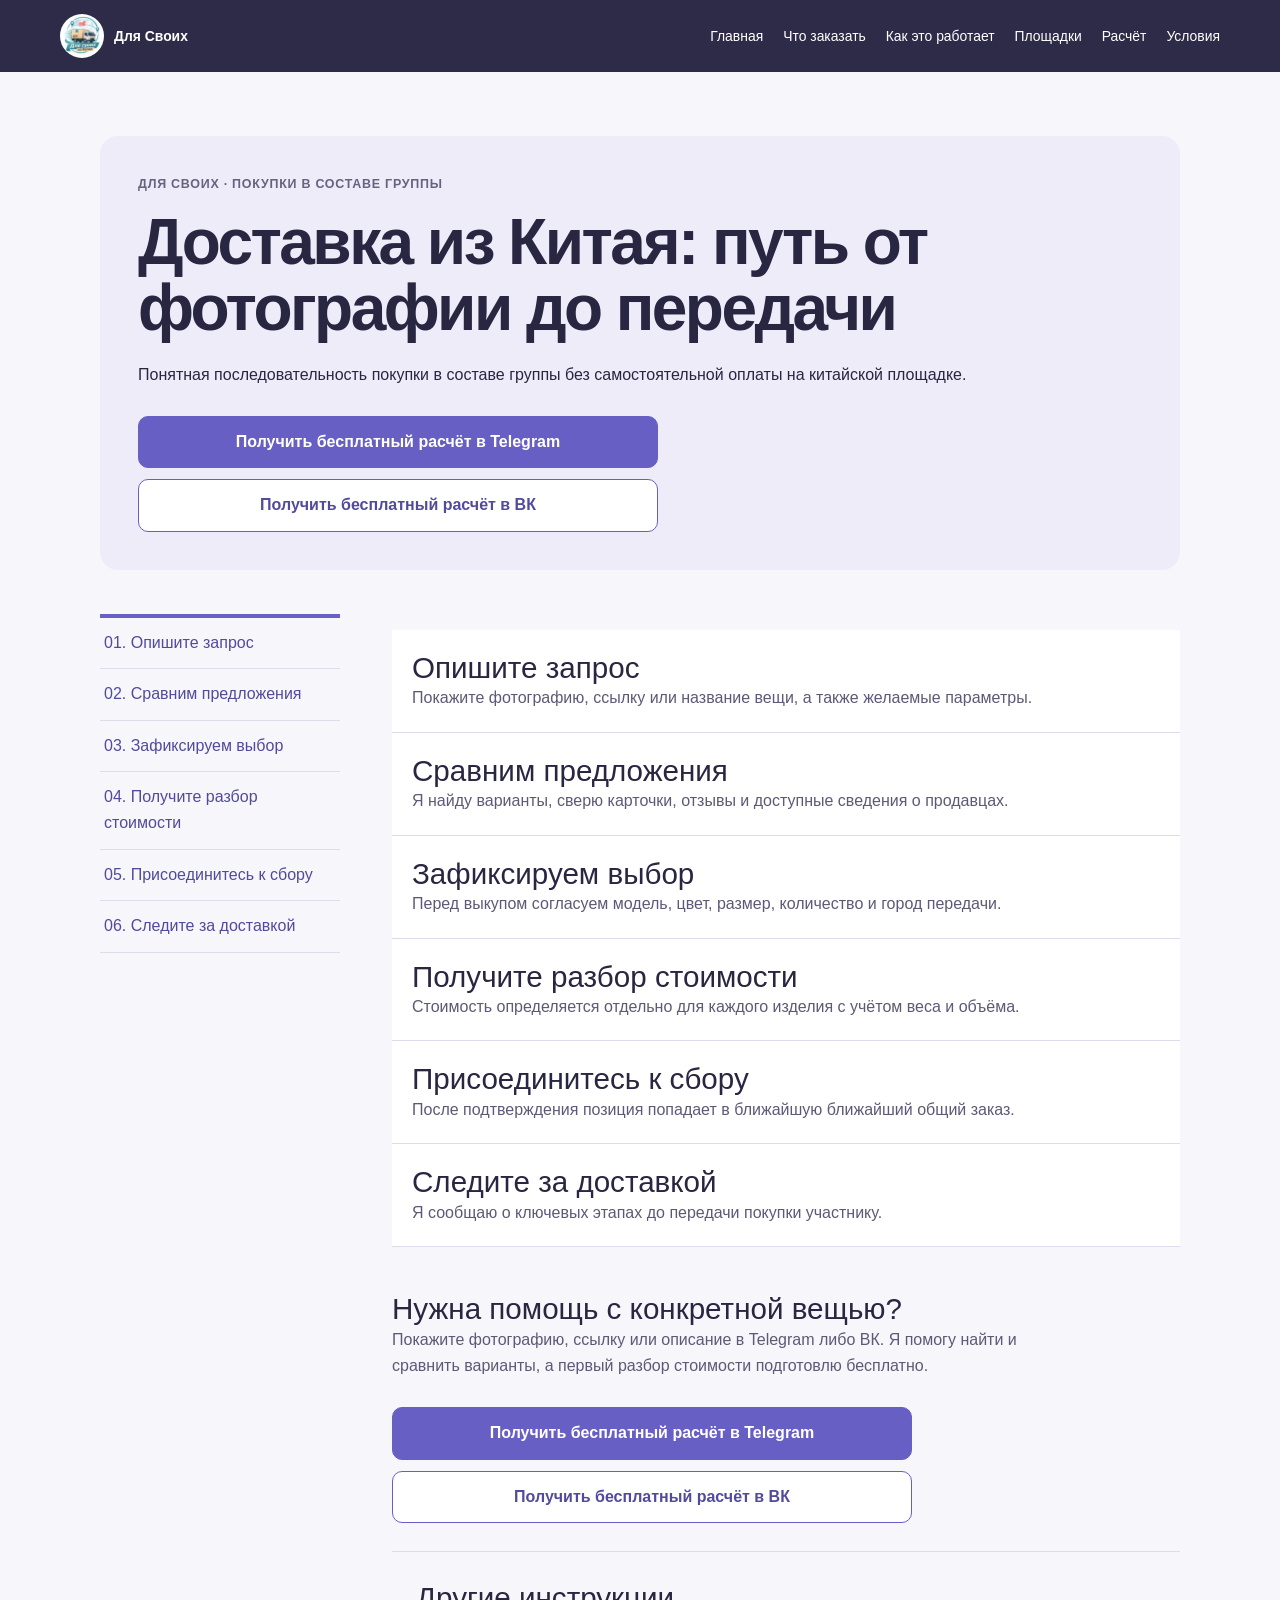
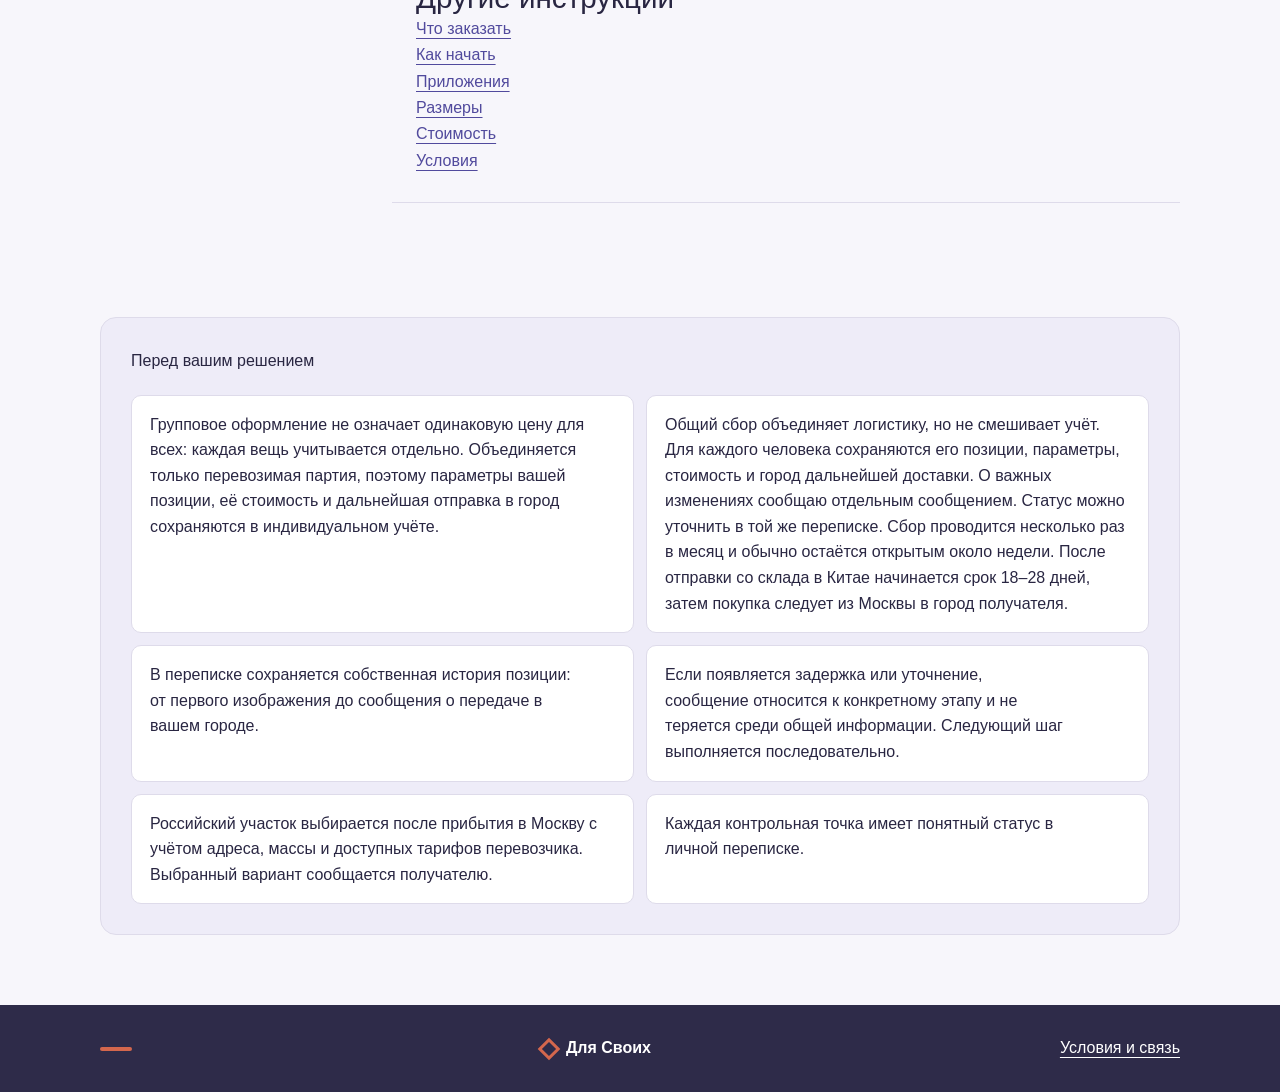
<file: marshrut-01fba.html>
<!doctype html><html lang="ru"><head><meta charset="utf-8"><link rel="canonical" href="https://dostavka-iz-kitaya-8.vercel.app/marshrut-01fba.html"><meta property="og:type" content="website"><meta name="viewport" content="width=device-width,initial-scale=1"><meta property="og:image" content="https://dostavka-iz-kitaya-8.vercel.app/assets/group-purchase-01fba2e3.png"><title>Доставка из Китая: путь от фотографии до получения · Для Своих</title><meta property="og:url" content="https://dostavka-iz-kitaya-8.vercel.app/marshrut-01fba.html"><meta name="description" content="Понятная последовательность совместной покупки без самостоятельной оплаты на китайской площадке. Проект «Для Своих»: помощь с поиском и совместной покупкой."><link rel="stylesheet" href="editorial.css?v=7255649807fb"><meta property="og:title" content="Доставка из Китая: путь от фотографии до получения"><meta name="robots" content="index,follow,max-image-preview:large"><link rel="icon" href="favicon.ico?v=editorial-01fba2e3" type="image/x-icon"><meta property="og:description" content="Понятная последовательность совместной покупки без самостоятельной оплаты на китайской площадке. Проект «Для Своих»: помощь с поиском и совместной покупкой."><script type="application/ld+json">{"@context":"https://schema.org","@type":"WebPage","name":"Доставка из Китая: путь от фотографии до получения","description":"Понятная последовательность совместной покупки без самостоятельной оплаты на китайской площадке. Проект «Для Своих»: помощь с поиском и совместной покупкой.","url":"https://dostavka-iz-kitaya-8.vercel.app/marshrut-01fba.html","inLanguage":"ru-RU","isPartOf":{"@type":"WebSite","name":"Доставка из Китая: помощь с поиском и совместной покупкой","url":"https://dostavka-iz-kitaya-8.vercel.app/"},"about":{"@type":"Service","name":"Совместные покупки из Китая","areaServed":"Россия","provider":{"@type":"Organization","name":"Для Своих"}}}</script>  <!-- Yandex.Metrika counter -->
  <script type="text/javascript">
      (function(m,e,t,r,i,k,a){
          m[i]=m[i]||function(){(m[i].a=m[i].a||[]).push(arguments)};
          m[i].l=1*new Date();
          for (var j = 0; j < document.scripts.length; j++) {if (document.scripts[j].src === r) { return; }}
          k=e.createElement(t),a=e.getElementsByTagName(t)[0],k.async=1,k.src=r;
          k.onerror=function(){
              if(k.dataset.fallback)return;
              var fallback=e.createElement(t);
              fallback.async=1;
              fallback.dataset.fallback='1';
              fallback.src='https://mc.yandex.com/metrika/tag.js?id=112399334';
              a.parentNode.insertBefore(fallback,a);
          };
          a.parentNode.insertBefore(k,a)
      })(window, document,'script','https://mc.yandex.ru/metrika/tag.js?id=112399334', 'ym');

      ym(112399334, 'init', {
          ssr:true,
          webvisor:true,
          clickmap:true,
          ecommerce:"dataLayer",
          referrer:document.referrer,
          url:location.href,
          accurateTrackBounce:true,
          trackLinks:true
      });
  </script>
  <!-- /Yandex.Metrika counter -->
</head><body>
  <!-- Yandex.Metrika noscript -->
  <noscript><div><img src="https://mc.yandex.com/watch/112399334" style="position:absolute; left:-9999px;" alt="" /></div></noscript>
  <!-- /Yandex.Metrika noscript --><a class="skip" href="#content">Перейти к содержанию</a><parcel-site class="s01fba2e-parcel-notes-shell"><parcel-top class="s01fba2e-parcel-notes-rail"><h2 class="s01fba2e-parcel-notes-brand"><a href="index.html"><img src="assets/logo-small.jpg" width="46" height="46" alt=""><span>Для Своих</span></a></h2><nav aria-label="Основная навигация"><parcel-nav-item><a href="index.html">Главная</a></parcel-nav-item><parcel-nav-item><a href="katalog-01fba.html">Что заказать</a></parcel-nav-item><parcel-nav-item><a href="marshrut-01fba.html">Как это работает</a></parcel-nav-item><parcel-nav-item><a href="servisy-01fba.html">Площадки</a></parcel-nav-item><parcel-nav-item><a href="cena-dostavki-01fba.html">Расчёт</a></parcel-nav-item><parcel-nav-item><a href="usloviya-01fba.html">Условия</a></parcel-nav-item></nav></parcel-top><parcel-main class="s01fba2e-parcel-notes-canvas"><main id="content"><aside class="s01fba2e-parcel-notes-manual"><section><parcel-text role="paragraph">Для Своих · покупки в составе группы</parcel-text><h1>Доставка из Китая: путь от фотографии до передачи</h1><parcel-text role="paragraph">Понятная последовательность покупки в составе группы без самостоятельной оплаты на китайской площадке.</parcel-text><parcel-actions class="s01fba2e-parcel-notes-action-group" role="group" aria-label="Связаться для расчёта"><parcel-action><parcel-link><a class="s01fba2e-parcel-notes-action s01fba2e-parcel-notes-action--telegram" data-goal="telegram_primary" href="https://t.me/dlyasvoihchina" target="_blank" rel="noopener">Получить бесплатный расчёт в Telegram</a></parcel-link></parcel-action><parcel-action><parcel-link><a class="s01fba2e-parcel-notes-action s01fba2e-parcel-notes-action--vk" data-goal="vk_primary" href="https://vk.ru/dlyasvoihchina" target="_blank" rel="noopener">Получить бесплатный расчёт в ВК</a></parcel-link></parcel-action></parcel-actions></section><parcel-panel class="s01fba2e-parcel-notes-manual-grid"><nav class="s01fba2e-parcel-notes-toc" aria-label="Содержание"><parcel-link><a href="#part-1">01. Опишите запрос</a></parcel-link><parcel-link><a href="#part-2">02. Сравним предложения</a></parcel-link><parcel-link><a href="#part-3">03. Зафиксируем выбор</a></parcel-link><parcel-link><a href="#part-4">04. Получите разбор стоимости</a></parcel-link><parcel-link><a href="#part-5">05. Присоединитесь к сбору</a></parcel-link><parcel-link><a href="#part-6">06. Следите за доставкой</a></parcel-link></nav><parcel-panel class="s01fba2e-parcel-notes-copy"><ol class="s01fba2e-parcel-notes-steps"><li id="part-1"><parcel-panel><parcel-h2 role="heading" aria-level="2">Опишите запрос</parcel-h2><parcel-text role="paragraph">Покажите фотографию, ссылку или название вещи, а также желаемые параметры.</parcel-text></parcel-panel></li><li id="part-2"><parcel-panel><parcel-h2 role="heading" aria-level="2">Сравним предложения</parcel-h2><parcel-text role="paragraph">Я найду варианты, сверю карточки, отзывы и доступные сведения о продавцах.</parcel-text></parcel-panel></li><li id="part-3"><parcel-panel><parcel-h2 role="heading" aria-level="2">Зафиксируем выбор</parcel-h2><parcel-text role="paragraph">Перед выкупом согласуем модель, цвет, размер, количество и город передачи.</parcel-text></parcel-panel></li><li id="part-4"><parcel-panel><parcel-h2 role="heading" aria-level="2">Получите разбор стоимости</parcel-h2><parcel-text role="paragraph">Стоимость определяется отдельно для каждого изделия с учётом веса и объёма.</parcel-text></parcel-panel></li><li id="part-5"><parcel-panel><parcel-h2 role="heading" aria-level="2">Присоединитесь к сбору</parcel-h2><parcel-text role="paragraph">После подтверждения позиция попадает в ближайшую ближайший общий заказ.</parcel-text></parcel-panel></li><li id="part-6"><parcel-panel><parcel-h2 role="heading" aria-level="2">Следите за доставкой</parcel-h2><parcel-text role="paragraph">Я сообщаю о ключевых этапах до передачи покупки участнику.</parcel-text></parcel-panel></li></ol><parcel-panel><parcel-h2 role="heading" aria-level="2">Нужна помощь с конкретной вещью?</parcel-h2><parcel-text role="paragraph">Покажите фотографию, ссылку или описание в Telegram либо ВК. Я помогу найти и сравнить варианты, а первый разбор стоимости подготовлю бесплатно.</parcel-text><parcel-actions class="s01fba2e-parcel-notes-action-group" role="group" aria-label="Связаться для расчёта"><parcel-action><parcel-link><a class="s01fba2e-parcel-notes-action s01fba2e-parcel-notes-action--telegram" data-goal="telegram_primary" href="https://t.me/dlyasvoihchina" target="_blank" rel="noopener">Получить бесплатный расчёт в Telegram</a></parcel-link></parcel-action><parcel-action><parcel-link><a class="s01fba2e-parcel-notes-action s01fba2e-parcel-notes-action--vk" data-goal="vk_primary" href="https://vk.ru/dlyasvoihchina" target="_blank" rel="noopener">Получить бесплатный расчёт в ВК</a></parcel-link></parcel-action></parcel-actions></parcel-panel><parcel-panel><parcel-h2 role="heading" aria-level="2">Другие инструкции</parcel-h2><parcel-text role="paragraph"><parcel-link><a href="katalog-01fba.html">Что заказать</a></parcel-link><parcel-link><a href="marshrut-01fba.html">Как начать</a></parcel-link><parcel-link><a href="servisy-01fba.html">Приложения</a></parcel-link><parcel-link><a href="tablica-razmerov-01fba.html">Размеры</a></parcel-link><parcel-link><a href="cena-dostavki-01fba.html">Стоимость</a></parcel-link><parcel-link><a href="usloviya-01fba.html">Условия</a></parcel-link></parcel-text></parcel-panel></parcel-panel></parcel-panel></aside><aside class="mode-2-context"><parcel-h2 role="heading" aria-level="2">Перед вашим решением</parcel-h2><parcel-text role="paragraph">Групповое оформление не означает одинаковую цену для всех: каждая вещь учитывается отдельно. Объединяется только перевозимая партия, поэтому параметры вашей позиции, её стоимость и дальнейшая отправка в город сохраняются в индивидуальном учёте.</parcel-text><parcel-text role="paragraph">Общий сбор объединяет логистику, но не смешивает учёт. Для каждого человека сохраняются его позиции, параметры, стоимость и город дальнейшей доставки. О важных изменениях сообщаю отдельным сообщением. Статус можно уточнить в той же переписке. Сбор проводится несколько раз в месяц и обычно остаётся открытым около недели. После отправки со склада в Китае начинается срок 18–28 дней, затем покупка следует из Москвы в город получателя.</parcel-text><parcel-text role="paragraph">В переписке сохраняется собственная история позиции: от первого изображения до сообщения о передаче в вашем городе.</parcel-text><parcel-text role="paragraph">Если появляется задержка или уточнение, сообщение относится к конкретному этапу и не теряется среди общей информации. Следующий шаг выполняется последовательно.</parcel-text><parcel-text role="paragraph">Российский участок выбирается после прибытия в Москву с учётом адреса, массы и доступных тарифов перевозчика. Выбранный вариант сообщается получателю.</parcel-text><parcel-text role="paragraph">Каждая контрольная точка имеет понятный статус в личной переписке.</parcel-text></aside></main></parcel-main><parcel-bottom class="s01fba2e-parcel-notes-footer"><strong>Для Своих</strong><a href="usloviya-01fba.html">Условия и связь</a></parcel-bottom></parcel-site><script src="editorial.js?v=01fba2e3"></script></body></html>
</file>
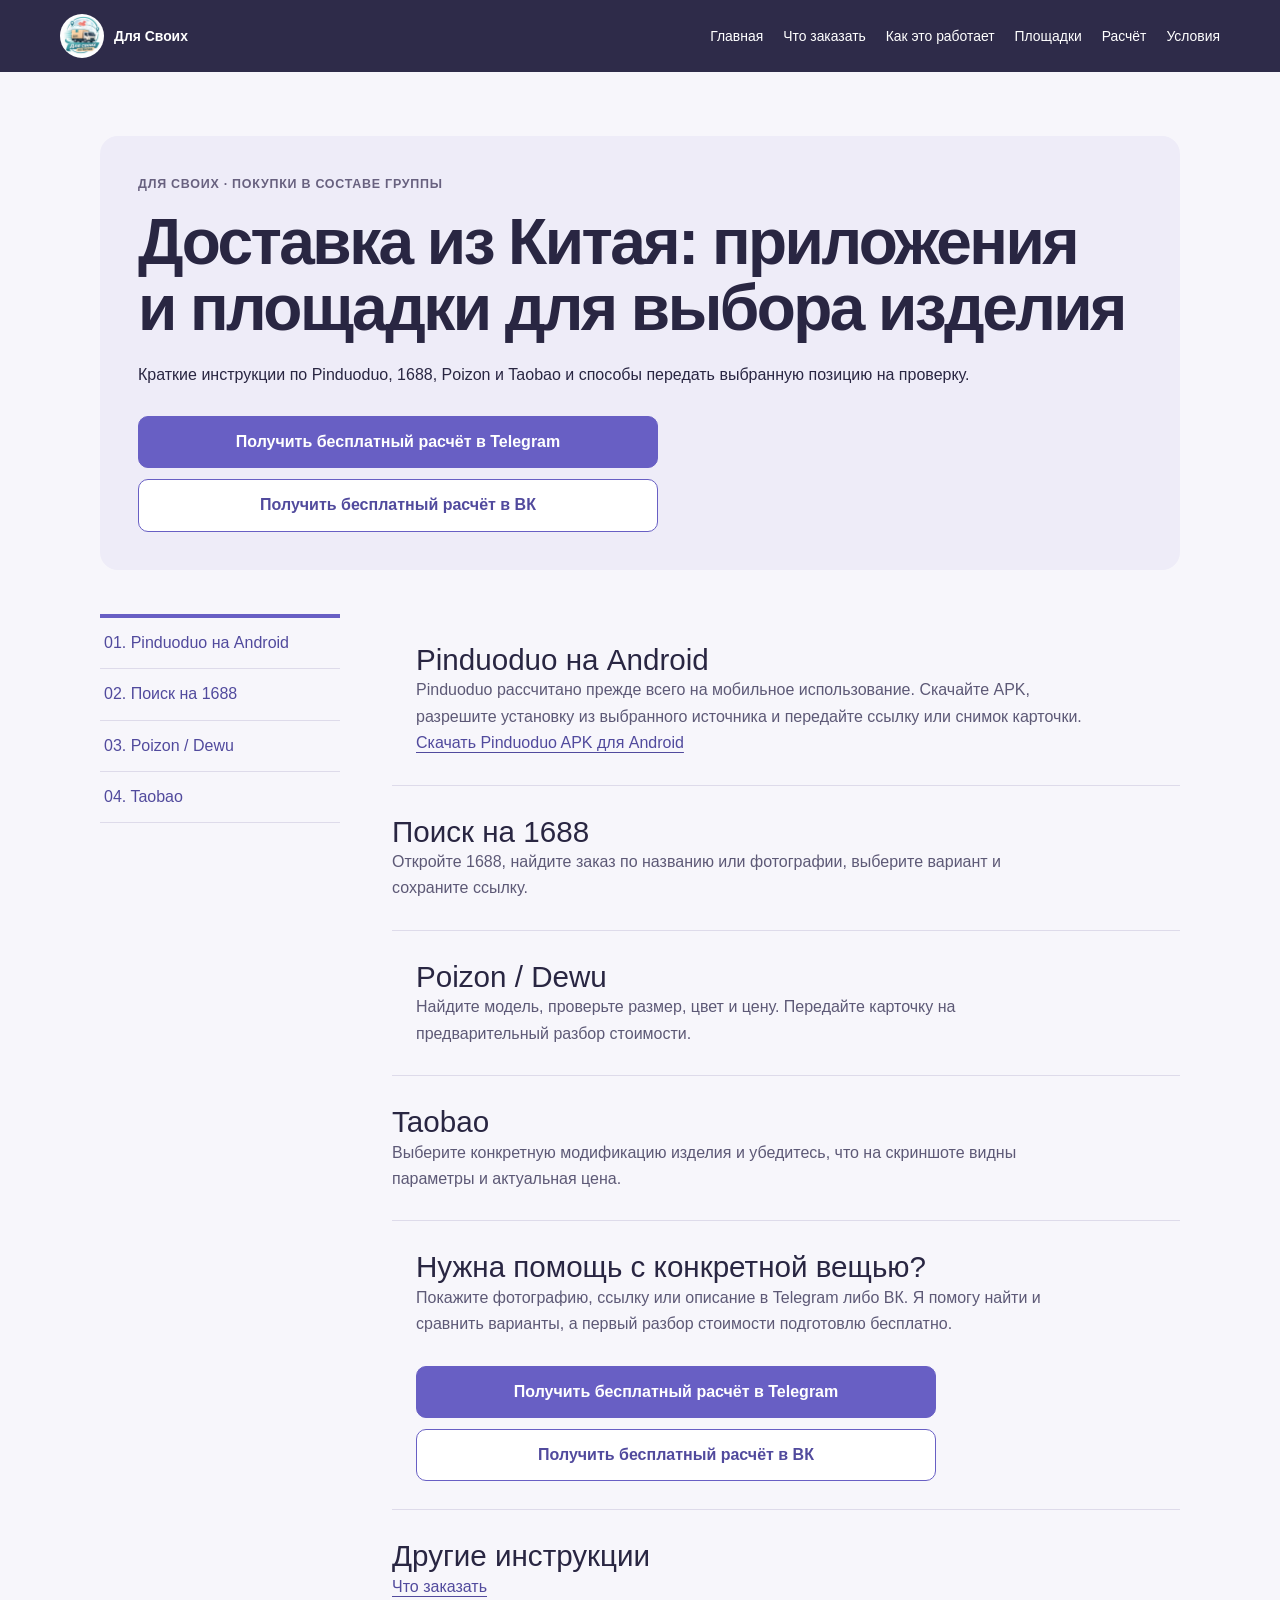
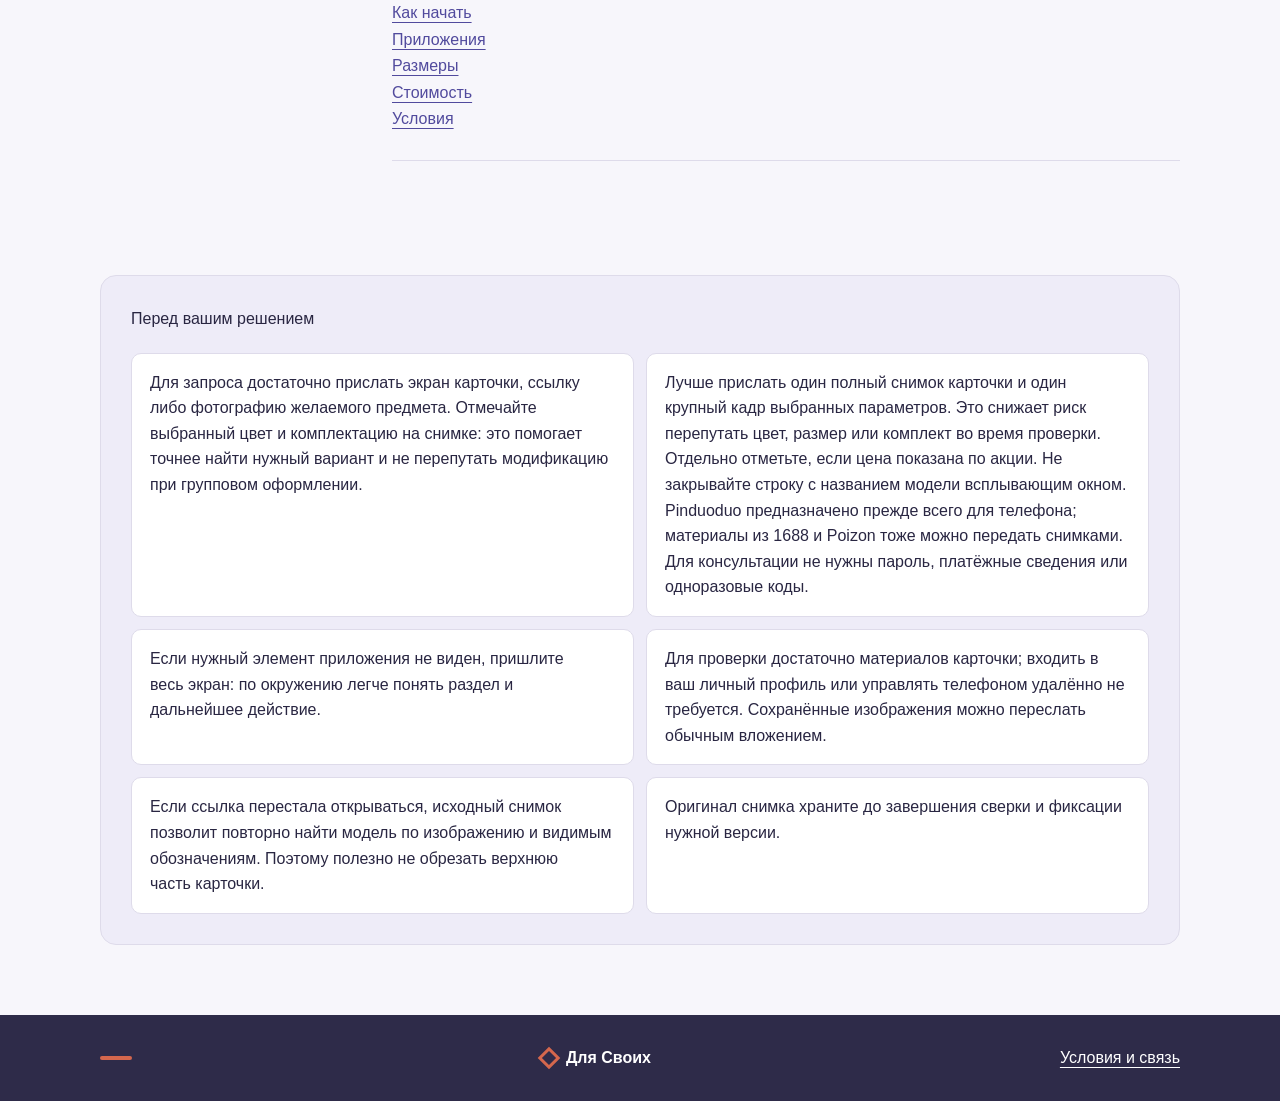
<file: servisy-01fba.html>
<!doctype html><html lang="ru"><head><meta charset="utf-8"><link rel="canonical" href="https://dostavka-iz-kitaya-8.vercel.app/servisy-01fba.html"><meta property="og:type" content="website"><meta name="viewport" content="width=device-width,initial-scale=1"><meta property="og:image" content="https://dostavka-iz-kitaya-8.vercel.app/assets/group-purchase-01fba2e3.png"><title>Доставка из Китая: приложения и площадки для выбора товара · Для Своих</title><meta property="og:url" content="https://dostavka-iz-kitaya-8.vercel.app/servisy-01fba.html"><meta name="description" content="Краткие инструкции по Pinduoduo, 1688, Poizon и Taobao и способы передать выбранную позицию на проверку. Проект «Для Своих»: помощь с поиском и совместной покупкой."><link rel="stylesheet" href="editorial.css?v=7255649807fb"><meta property="og:title" content="Доставка из Китая: приложения и площадки для выбора товара"><meta name="robots" content="index,follow,max-image-preview:large"><link rel="icon" href="favicon.ico?v=editorial-01fba2e3" type="image/x-icon"><meta property="og:description" content="Краткие инструкции по Pinduoduo, 1688, Poizon и Taobao и способы передать выбранную позицию на проверку. Проект «Для Своих»: помощь с поиском и совместной покупкой."><script type="application/ld+json">{"@context":"https://schema.org","@type":"WebPage","name":"Доставка из Китая: приложения и площадки для выбора товара","description":"Краткие инструкции по Pinduoduo, 1688, Poizon и Taobao и способы передать выбранную позицию на проверку. Проект «Для Своих»: помощь с поиском и совместной покупкой.","url":"https://dostavka-iz-kitaya-8.vercel.app/servisy-01fba.html","inLanguage":"ru-RU","isPartOf":{"@type":"WebSite","name":"Доставка из Китая: помощь с поиском и совместной покупкой","url":"https://dostavka-iz-kitaya-8.vercel.app/"},"about":{"@type":"Service","name":"Совместные покупки из Китая","areaServed":"Россия","provider":{"@type":"Organization","name":"Для Своих"}}}</script>  <!-- Yandex.Metrika counter -->
  <script type="text/javascript">
      (function(m,e,t,r,i,k,a){
          m[i]=m[i]||function(){(m[i].a=m[i].a||[]).push(arguments)};
          m[i].l=1*new Date();
          for (var j = 0; j < document.scripts.length; j++) {if (document.scripts[j].src === r) { return; }}
          k=e.createElement(t),a=e.getElementsByTagName(t)[0],k.async=1,k.src=r;
          k.onerror=function(){
              if(k.dataset.fallback)return;
              var fallback=e.createElement(t);
              fallback.async=1;
              fallback.dataset.fallback='1';
              fallback.src='https://mc.yandex.com/metrika/tag.js?id=112399334';
              a.parentNode.insertBefore(fallback,a);
          };
          a.parentNode.insertBefore(k,a)
      })(window, document,'script','https://mc.yandex.ru/metrika/tag.js?id=112399334', 'ym');

      ym(112399334, 'init', {
          ssr:true,
          webvisor:true,
          clickmap:true,
          ecommerce:"dataLayer",
          referrer:document.referrer,
          url:location.href,
          accurateTrackBounce:true,
          trackLinks:true
      });
  </script>
  <!-- /Yandex.Metrika counter -->
</head><body>
  <!-- Yandex.Metrika noscript -->
  <noscript><div><img src="https://mc.yandex.com/watch/112399334" style="position:absolute; left:-9999px;" alt="" /></div></noscript>
  <!-- /Yandex.Metrika noscript --><a class="skip" href="#content">Перейти к содержанию</a><parcel-site class="s01fba2e-parcel-notes-shell"><parcel-top class="s01fba2e-parcel-notes-rail"><h2 class="s01fba2e-parcel-notes-brand"><a href="index.html"><img src="assets/logo-small.jpg" width="46" height="46" alt=""><span>Для Своих</span></a></h2><nav aria-label="Основная навигация"><parcel-nav-item><a href="index.html">Главная</a></parcel-nav-item><parcel-nav-item><a href="katalog-01fba.html">Что заказать</a></parcel-nav-item><parcel-nav-item><a href="marshrut-01fba.html">Как это работает</a></parcel-nav-item><parcel-nav-item><a href="servisy-01fba.html">Площадки</a></parcel-nav-item><parcel-nav-item><a href="cena-dostavki-01fba.html">Расчёт</a></parcel-nav-item><parcel-nav-item><a href="usloviya-01fba.html">Условия</a></parcel-nav-item></nav></parcel-top><parcel-main class="s01fba2e-parcel-notes-canvas"><main id="content"><aside class="s01fba2e-parcel-notes-manual"><section><parcel-text role="paragraph">Для Своих · покупки в составе группы</parcel-text><h1>Доставка из Китая: приложения и площадки для выбора изделия</h1><parcel-text role="paragraph">Краткие инструкции по Pinduoduo, 1688, Poizon и Taobao и способы передать выбранную позицию на проверку.</parcel-text><parcel-actions class="s01fba2e-parcel-notes-action-group" role="group" aria-label="Связаться для расчёта"><parcel-action><parcel-link><a class="s01fba2e-parcel-notes-action s01fba2e-parcel-notes-action--telegram" data-goal="telegram_primary" href="https://t.me/dlyasvoihchina" target="_blank" rel="noopener">Получить бесплатный расчёт в Telegram</a></parcel-link></parcel-action><parcel-action><parcel-link><a class="s01fba2e-parcel-notes-action s01fba2e-parcel-notes-action--vk" data-goal="vk_primary" href="https://vk.ru/dlyasvoihchina" target="_blank" rel="noopener">Получить бесплатный расчёт в ВК</a></parcel-link></parcel-action></parcel-actions></section><parcel-panel class="s01fba2e-parcel-notes-manual-grid"><nav class="s01fba2e-parcel-notes-toc" aria-label="Содержание"><parcel-link><a href="#part-1">01. Pinduoduo на Android</a></parcel-link><parcel-link><a href="#part-2">02. Поиск на 1688</a></parcel-link><parcel-link><a href="#part-3">03. Poizon / Dewu</a></parcel-link><parcel-link><a href="#part-4">04. Taobao</a></parcel-link></nav><parcel-panel class="s01fba2e-parcel-notes-copy"><parcel-panel id="part-1"><parcel-h2 role="heading" aria-level="2">Pinduoduo на Android</parcel-h2><parcel-text role="paragraph">Pinduoduo рассчитано прежде всего на мобильное использование. Скачайте APK, разрешите установку из выбранного источника и передайте ссылку или снимок карточки.</parcel-text><parcel-text role="paragraph"><parcel-link><a href="downloads/pinduoduo.apk" download>Скачать Pinduoduo APK для Android</a></parcel-link></parcel-text></parcel-panel><parcel-panel id="part-2"><parcel-h2 role="heading" aria-level="2">Поиск на 1688</parcel-h2><parcel-text role="paragraph">Откройте 1688, найдите заказ по названию или фотографии, выберите вариант и сохраните ссылку.</parcel-text></parcel-panel><parcel-panel id="part-3"><parcel-h2 role="heading" aria-level="2">Poizon / Dewu</parcel-h2><parcel-text role="paragraph">Найдите модель, проверьте размер, цвет и цену. Передайте карточку на предварительный разбор стоимости.</parcel-text></parcel-panel><parcel-panel id="part-4"><parcel-h2 role="heading" aria-level="2">Taobao</parcel-h2><parcel-text role="paragraph">Выберите конкретную модификацию изделия и убедитесь, что на скриншоте видны параметры и актуальная цена.</parcel-text></parcel-panel><parcel-panel><parcel-h2 role="heading" aria-level="2">Нужна помощь с конкретной вещью?</parcel-h2><parcel-text role="paragraph">Покажите фотографию, ссылку или описание в Telegram либо ВК. Я помогу найти и сравнить варианты, а первый разбор стоимости подготовлю бесплатно.</parcel-text><parcel-actions class="s01fba2e-parcel-notes-action-group" role="group" aria-label="Связаться для расчёта"><parcel-action><parcel-link><a class="s01fba2e-parcel-notes-action s01fba2e-parcel-notes-action--telegram" data-goal="telegram_primary" href="https://t.me/dlyasvoihchina" target="_blank" rel="noopener">Получить бесплатный расчёт в Telegram</a></parcel-link></parcel-action><parcel-action><parcel-link><a class="s01fba2e-parcel-notes-action s01fba2e-parcel-notes-action--vk" data-goal="vk_primary" href="https://vk.ru/dlyasvoihchina" target="_blank" rel="noopener">Получить бесплатный расчёт в ВК</a></parcel-link></parcel-action></parcel-actions></parcel-panel><parcel-panel><parcel-h2 role="heading" aria-level="2">Другие инструкции</parcel-h2><parcel-text role="paragraph"><parcel-link><a href="katalog-01fba.html">Что заказать</a></parcel-link><parcel-link><a href="marshrut-01fba.html">Как начать</a></parcel-link><parcel-link><a href="servisy-01fba.html">Приложения</a></parcel-link><parcel-link><a href="tablica-razmerov-01fba.html">Размеры</a></parcel-link><parcel-link><a href="cena-dostavki-01fba.html">Стоимость</a></parcel-link><parcel-link><a href="usloviya-01fba.html">Условия</a></parcel-link></parcel-text></parcel-panel></parcel-panel></parcel-panel></aside><aside class="mode-2-context"><parcel-h2 role="heading" aria-level="2">Перед вашим решением</parcel-h2><parcel-text role="paragraph">Для запроса достаточно прислать экран карточки, ссылку либо фотографию желаемого предмета. Отмечайте выбранный цвет и комплектацию на снимке: это помогает точнее найти нужный вариант и не перепутать модификацию при групповом оформлении.</parcel-text><parcel-text role="paragraph">Лучше прислать один полный снимок карточки и один крупный кадр выбранных параметров. Это снижает риск перепутать цвет, размер или комплект во время проверки. Отдельно отметьте, если цена показана по акции. Не закрывайте строку с названием модели всплывающим окном. Pinduoduo предназначено прежде всего для телефона; материалы из 1688 и Poizon тоже можно передать снимками. Для консультации не нужны пароль, платёжные сведения или одноразовые коды.</parcel-text><parcel-text role="paragraph">Если нужный элемент приложения не виден, пришлите весь экран: по окружению легче понять раздел и дальнейшее действие.</parcel-text><parcel-text role="paragraph">Для проверки достаточно материалов карточки; входить в ваш личный профиль или управлять телефоном удалённо не требуется. Сохранённые изображения можно переслать обычным вложением.</parcel-text><parcel-text role="paragraph">Если ссылка перестала открываться, исходный снимок позволит повторно найти модель по изображению и видимым обозначениям. Поэтому полезно не обрезать верхнюю часть карточки.</parcel-text><parcel-text role="paragraph">Оригинал снимка храните до завершения сверки и фиксации нужной версии.</parcel-text></aside></main></parcel-main><parcel-bottom class="s01fba2e-parcel-notes-footer"><strong>Для Своих</strong><a href="usloviya-01fba.html">Условия и связь</a></parcel-bottom></parcel-site><script src="editorial.js?v=01fba2e3"></script></body></html>
</file>
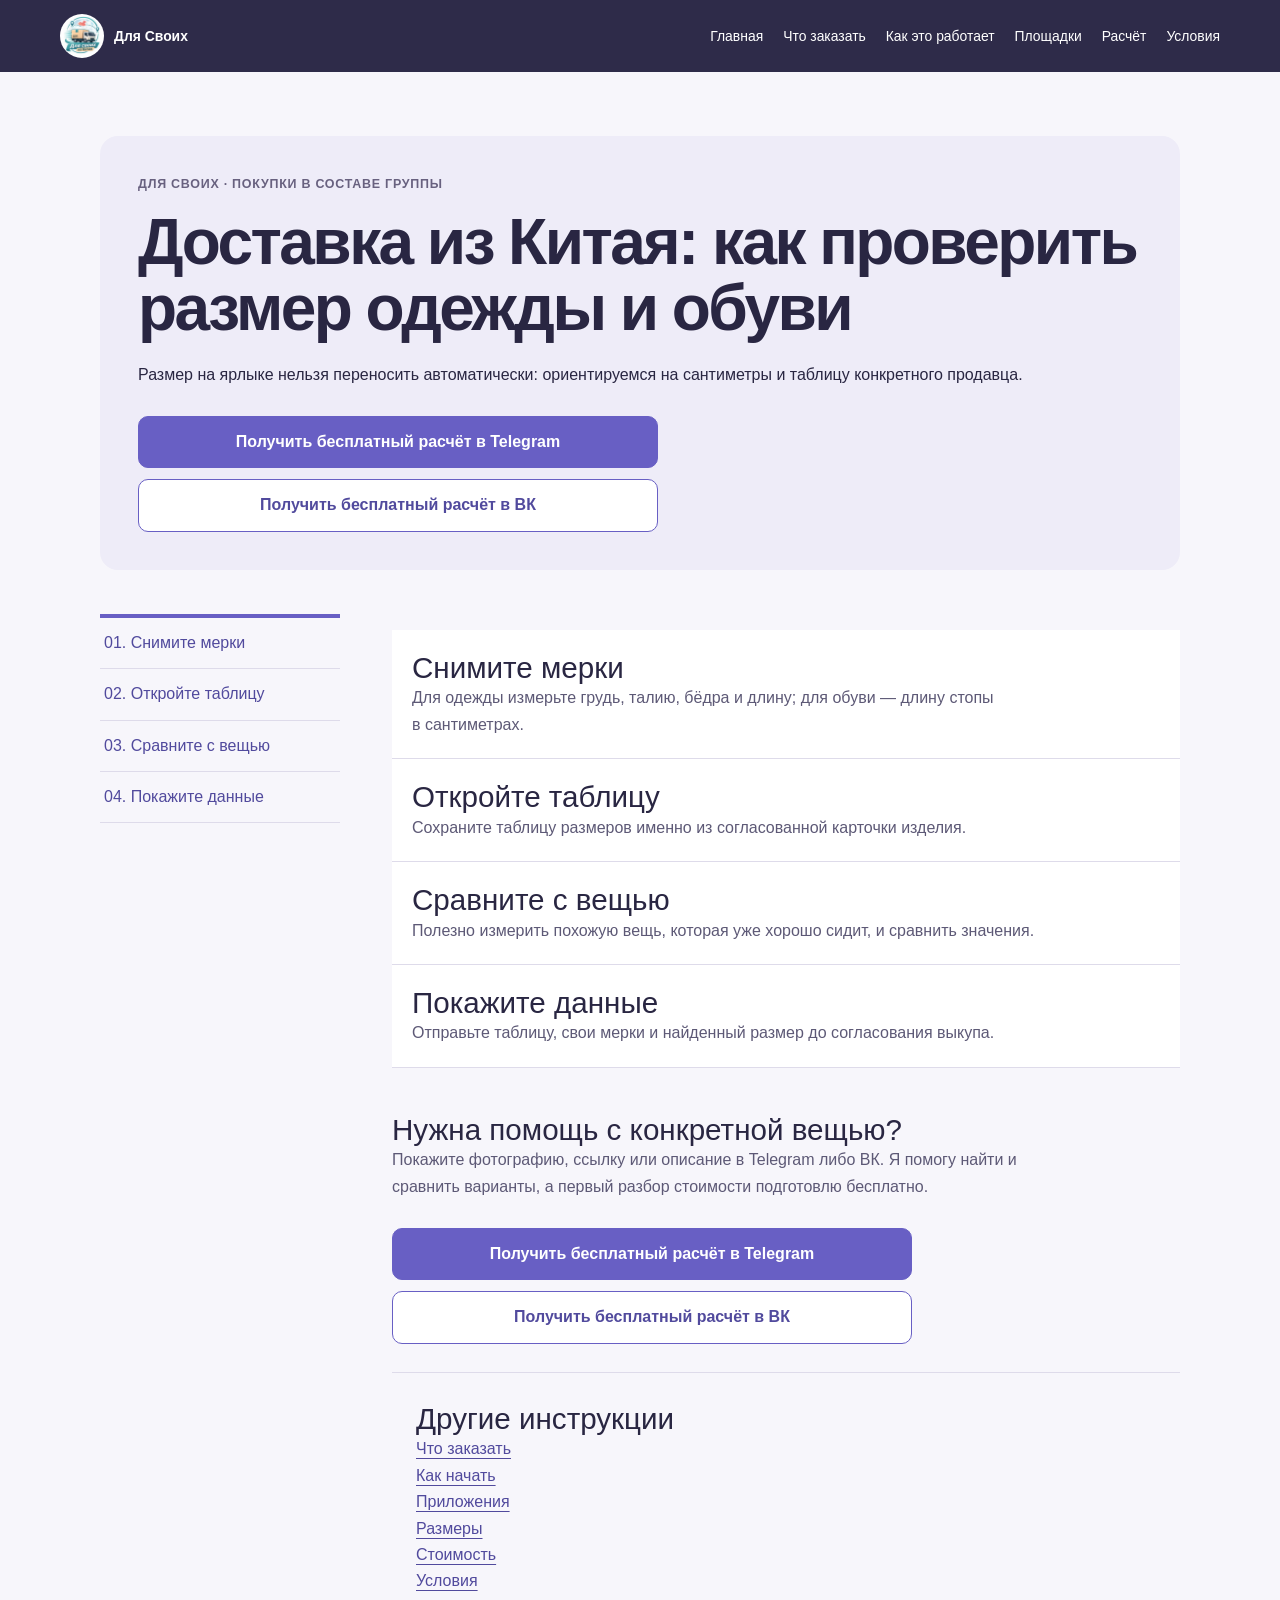
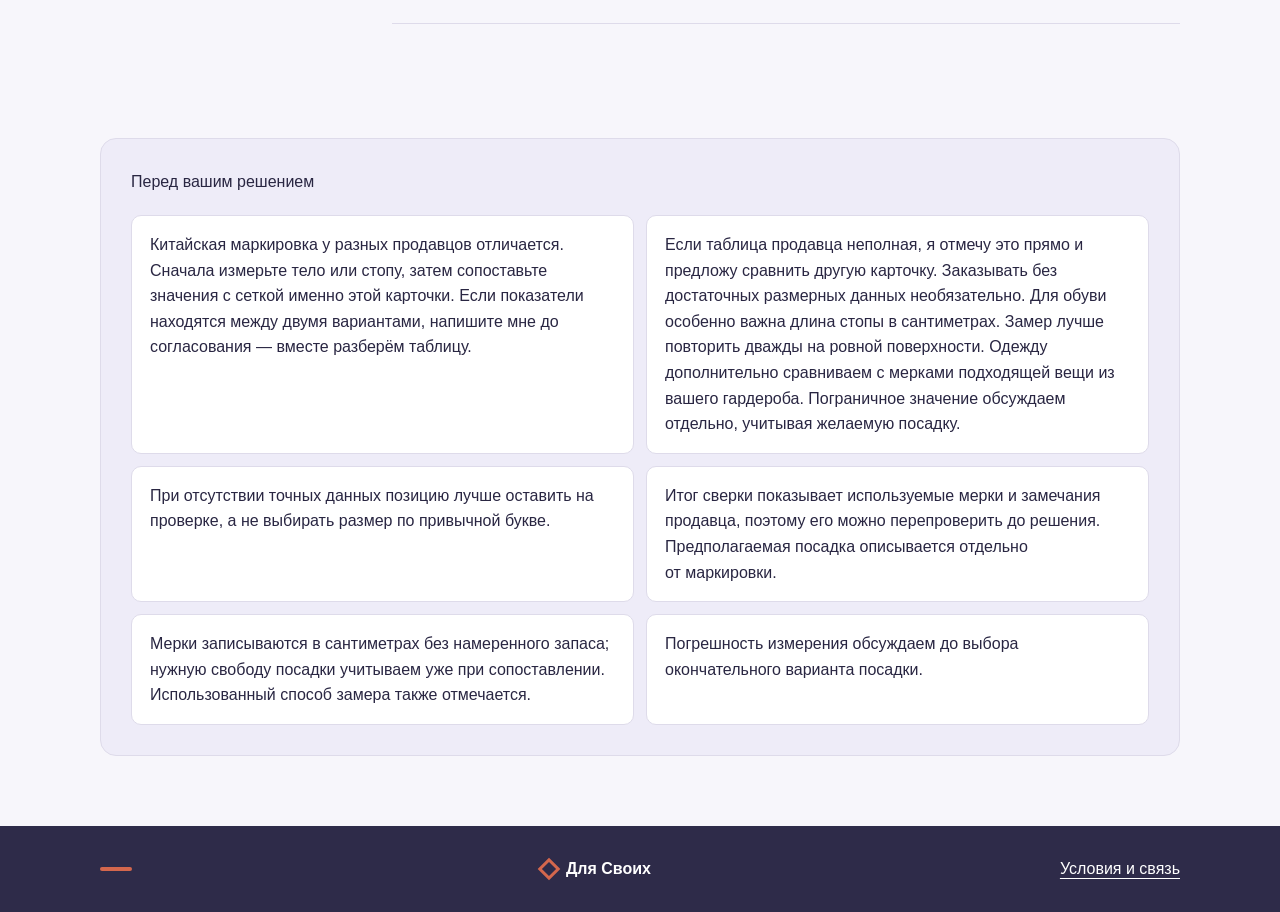
<file: tablica-razmerov-01fba.html>
<!doctype html><html lang="ru"><head><meta charset="utf-8"><link rel="canonical" href="https://dostavka-iz-kitaya-8.vercel.app/tablica-razmerov-01fba.html"><meta property="og:type" content="website"><meta name="viewport" content="width=device-width,initial-scale=1"><meta property="og:image" content="https://dostavka-iz-kitaya-8.vercel.app/assets/group-purchase-01fba2e3.png"><title>Доставка из Китая: как проверить размер одежды и обуви · Для Своих</title><meta property="og:url" content="https://dostavka-iz-kitaya-8.vercel.app/tablica-razmerov-01fba.html"><meta name="description" content="Размер на ярлыке нельзя переносить автоматически: ориентируемся на сантиметры и таблицу конкретного продавца. Проект «Для Своих»: помощь с поиском и совместной покупкой."><link rel="stylesheet" href="editorial.css?v=7255649807fb"><meta property="og:title" content="Доставка из Китая: как проверить размер одежды и обуви"><meta name="robots" content="index,follow,max-image-preview:large"><link rel="icon" href="favicon.ico?v=editorial-01fba2e3" type="image/x-icon"><meta property="og:description" content="Размер на ярлыке нельзя переносить автоматически: ориентируемся на сантиметры и таблицу конкретного продавца. Проект «Для Своих»: помощь с поиском и совместной покупкой."><script type="application/ld+json">{"@context":"https://schema.org","@type":"WebPage","name":"Доставка из Китая: как проверить размер одежды и обуви","description":"Размер на ярлыке нельзя переносить автоматически: ориентируемся на сантиметры и таблицу конкретного продавца. Проект «Для Своих»: помощь с поиском и совместной покупкой.","url":"https://dostavka-iz-kitaya-8.vercel.app/tablica-razmerov-01fba.html","inLanguage":"ru-RU","isPartOf":{"@type":"WebSite","name":"Доставка из Китая: помощь с поиском и совместной покупкой","url":"https://dostavka-iz-kitaya-8.vercel.app/"},"about":{"@type":"Service","name":"Совместные покупки из Китая","areaServed":"Россия","provider":{"@type":"Organization","name":"Для Своих"}}}</script>  <!-- Yandex.Metrika counter -->
  <script type="text/javascript">
      (function(m,e,t,r,i,k,a){
          m[i]=m[i]||function(){(m[i].a=m[i].a||[]).push(arguments)};
          m[i].l=1*new Date();
          for (var j = 0; j < document.scripts.length; j++) {if (document.scripts[j].src === r) { return; }}
          k=e.createElement(t),a=e.getElementsByTagName(t)[0],k.async=1,k.src=r;
          k.onerror=function(){
              if(k.dataset.fallback)return;
              var fallback=e.createElement(t);
              fallback.async=1;
              fallback.dataset.fallback='1';
              fallback.src='https://mc.yandex.com/metrika/tag.js?id=112399334';
              a.parentNode.insertBefore(fallback,a);
          };
          a.parentNode.insertBefore(k,a)
      })(window, document,'script','https://mc.yandex.ru/metrika/tag.js?id=112399334', 'ym');

      ym(112399334, 'init', {
          ssr:true,
          webvisor:true,
          clickmap:true,
          ecommerce:"dataLayer",
          referrer:document.referrer,
          url:location.href,
          accurateTrackBounce:true,
          trackLinks:true
      });
  </script>
  <!-- /Yandex.Metrika counter -->
</head><body>
  <!-- Yandex.Metrika noscript -->
  <noscript><div><img src="https://mc.yandex.com/watch/112399334" style="position:absolute; left:-9999px;" alt="" /></div></noscript>
  <!-- /Yandex.Metrika noscript --><a class="skip" href="#content">Перейти к содержанию</a><parcel-site class="s01fba2e-parcel-notes-shell"><parcel-top class="s01fba2e-parcel-notes-rail"><h2 class="s01fba2e-parcel-notes-brand"><a href="index.html"><img src="assets/logo-small.jpg" width="46" height="46" alt=""><span>Для Своих</span></a></h2><nav aria-label="Основная навигация"><parcel-nav-item><a href="index.html">Главная</a></parcel-nav-item><parcel-nav-item><a href="katalog-01fba.html">Что заказать</a></parcel-nav-item><parcel-nav-item><a href="marshrut-01fba.html">Как это работает</a></parcel-nav-item><parcel-nav-item><a href="servisy-01fba.html">Площадки</a></parcel-nav-item><parcel-nav-item><a href="cena-dostavki-01fba.html">Расчёт</a></parcel-nav-item><parcel-nav-item><a href="usloviya-01fba.html">Условия</a></parcel-nav-item></nav></parcel-top><parcel-main class="s01fba2e-parcel-notes-canvas"><main id="content"><aside class="s01fba2e-parcel-notes-manual"><section><parcel-text role="paragraph">Для Своих · покупки в составе группы</parcel-text><h1>Доставка из Китая: как проверить размер одежды и обуви</h1><parcel-text role="paragraph">Размер на ярлыке нельзя переносить автоматически: ориентируемся на сантиметры и таблицу конкретного продавца.</parcel-text><parcel-actions class="s01fba2e-parcel-notes-action-group" role="group" aria-label="Связаться для расчёта"><parcel-action><parcel-link><a class="s01fba2e-parcel-notes-action s01fba2e-parcel-notes-action--telegram" data-goal="telegram_primary" href="https://t.me/dlyasvoihchina" target="_blank" rel="noopener">Получить бесплатный расчёт в Telegram</a></parcel-link></parcel-action><parcel-action><parcel-link><a class="s01fba2e-parcel-notes-action s01fba2e-parcel-notes-action--vk" data-goal="vk_primary" href="https://vk.ru/dlyasvoihchina" target="_blank" rel="noopener">Получить бесплатный расчёт в ВК</a></parcel-link></parcel-action></parcel-actions></section><parcel-panel class="s01fba2e-parcel-notes-manual-grid"><nav class="s01fba2e-parcel-notes-toc" aria-label="Содержание"><parcel-link><a href="#part-1">01. Снимите мерки</a></parcel-link><parcel-link><a href="#part-2">02. Откройте таблицу</a></parcel-link><parcel-link><a href="#part-3">03. Сравните с вещью</a></parcel-link><parcel-link><a href="#part-4">04. Покажите данные</a></parcel-link></nav><parcel-panel class="s01fba2e-parcel-notes-copy"><ol class="s01fba2e-parcel-notes-steps"><li id="part-1"><parcel-panel><parcel-h2 role="heading" aria-level="2">Снимите мерки</parcel-h2><parcel-text role="paragraph">Для одежды измерьте грудь, талию, бёдра и длину; для обуви — длину стопы в сантиметрах.</parcel-text></parcel-panel></li><li id="part-2"><parcel-panel><parcel-h2 role="heading" aria-level="2">Откройте таблицу</parcel-h2><parcel-text role="paragraph">Сохраните таблицу размеров именно из согласованной карточки изделия.</parcel-text></parcel-panel></li><li id="part-3"><parcel-panel><parcel-h2 role="heading" aria-level="2">Сравните с вещью</parcel-h2><parcel-text role="paragraph">Полезно измерить похожую вещь, которая уже хорошо сидит, и сравнить значения.</parcel-text></parcel-panel></li><li id="part-4"><parcel-panel><parcel-h2 role="heading" aria-level="2">Покажите данные</parcel-h2><parcel-text role="paragraph">Отправьте таблицу, свои мерки и найденный размер до согласования выкупа.</parcel-text></parcel-panel></li></ol><parcel-panel><parcel-h2 role="heading" aria-level="2">Нужна помощь с конкретной вещью?</parcel-h2><parcel-text role="paragraph">Покажите фотографию, ссылку или описание в Telegram либо ВК. Я помогу найти и сравнить варианты, а первый разбор стоимости подготовлю бесплатно.</parcel-text><parcel-actions class="s01fba2e-parcel-notes-action-group" role="group" aria-label="Связаться для расчёта"><parcel-action><parcel-link><a class="s01fba2e-parcel-notes-action s01fba2e-parcel-notes-action--telegram" data-goal="telegram_primary" href="https://t.me/dlyasvoihchina" target="_blank" rel="noopener">Получить бесплатный расчёт в Telegram</a></parcel-link></parcel-action><parcel-action><parcel-link><a class="s01fba2e-parcel-notes-action s01fba2e-parcel-notes-action--vk" data-goal="vk_primary" href="https://vk.ru/dlyasvoihchina" target="_blank" rel="noopener">Получить бесплатный расчёт в ВК</a></parcel-link></parcel-action></parcel-actions></parcel-panel><parcel-panel><parcel-h2 role="heading" aria-level="2">Другие инструкции</parcel-h2><parcel-text role="paragraph"><parcel-link><a href="katalog-01fba.html">Что заказать</a></parcel-link><parcel-link><a href="marshrut-01fba.html">Как начать</a></parcel-link><parcel-link><a href="servisy-01fba.html">Приложения</a></parcel-link><parcel-link><a href="tablica-razmerov-01fba.html">Размеры</a></parcel-link><parcel-link><a href="cena-dostavki-01fba.html">Стоимость</a></parcel-link><parcel-link><a href="usloviya-01fba.html">Условия</a></parcel-link></parcel-text></parcel-panel></parcel-panel></parcel-panel></aside><aside class="mode-2-context"><parcel-h2 role="heading" aria-level="2">Перед вашим решением</parcel-h2><parcel-text role="paragraph">Китайская маркировка у разных продавцов отличается. Сначала измерьте тело или стопу, затем сопоставьте значения с сеткой именно этой карточки. Если показатели находятся между двумя вариантами, напишите мне до согласования — вместе разберём таблицу.</parcel-text><parcel-text role="paragraph">Если таблица продавца неполная, я отмечу это прямо и предложу сравнить другую карточку. Заказывать без достаточных размерных данных необязательно. Для обуви особенно важна длина стопы в сантиметрах. Замер лучше повторить дважды на ровной поверхности. Одежду дополнительно сравниваем с мерками подходящей вещи из вашего гардероба. Пограничное значение обсуждаем отдельно, учитывая желаемую посадку.</parcel-text><parcel-text role="paragraph">При отсутствии точных данных позицию лучше оставить на проверке, а не выбирать размер по привычной букве.</parcel-text><parcel-text role="paragraph">Итог сверки показывает используемые мерки и замечания продавца, поэтому его можно перепроверить до решения. Предполагаемая посадка описывается отдельно от маркировки.</parcel-text><parcel-text role="paragraph">Мерки записываются в сантиметрах без намеренного запаса; нужную свободу посадки учитываем уже при сопоставлении. Использованный способ замера также отмечается.</parcel-text><parcel-text role="paragraph">Погрешность измерения обсуждаем до выбора окончательного варианта посадки.</parcel-text></aside></main></parcel-main><parcel-bottom class="s01fba2e-parcel-notes-footer"><strong>Для Своих</strong><a href="usloviya-01fba.html">Условия и связь</a></parcel-bottom></parcel-site><script src="editorial.js?v=01fba2e3"></script></body></html>
</file>
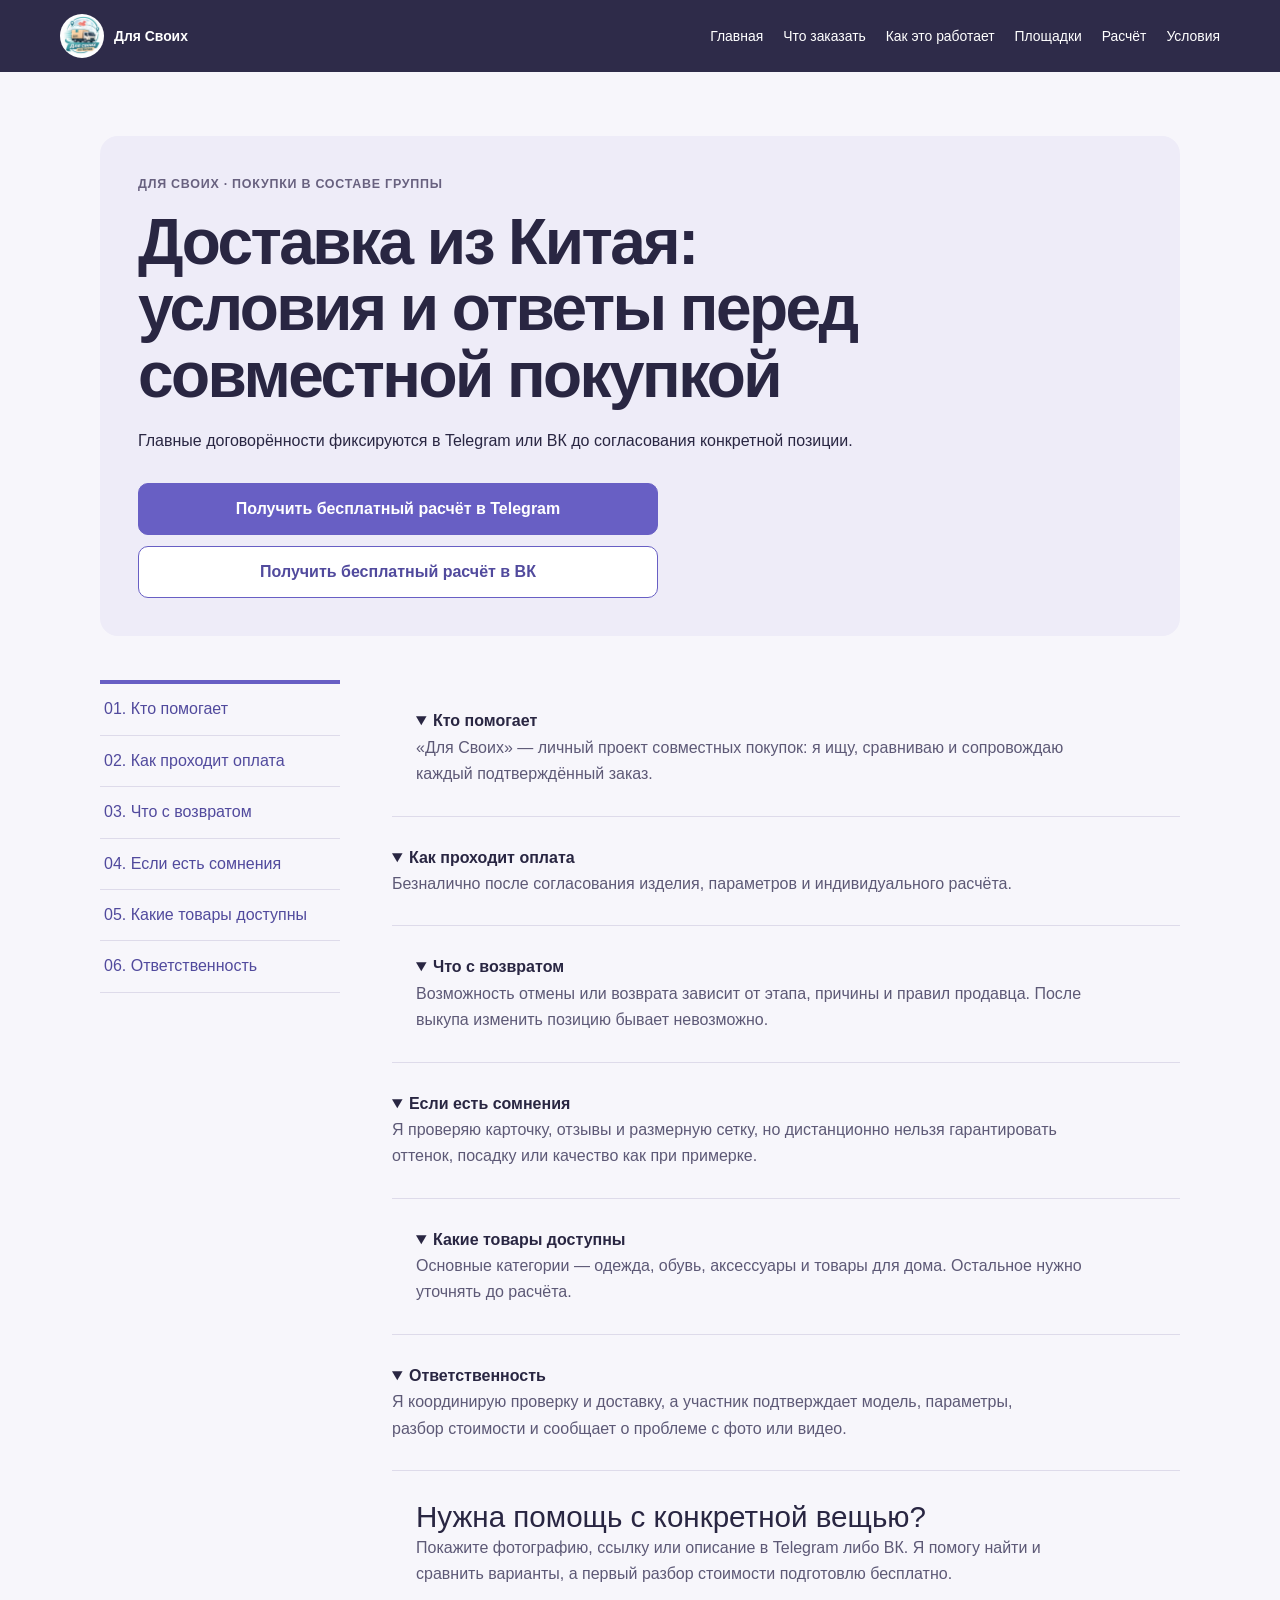
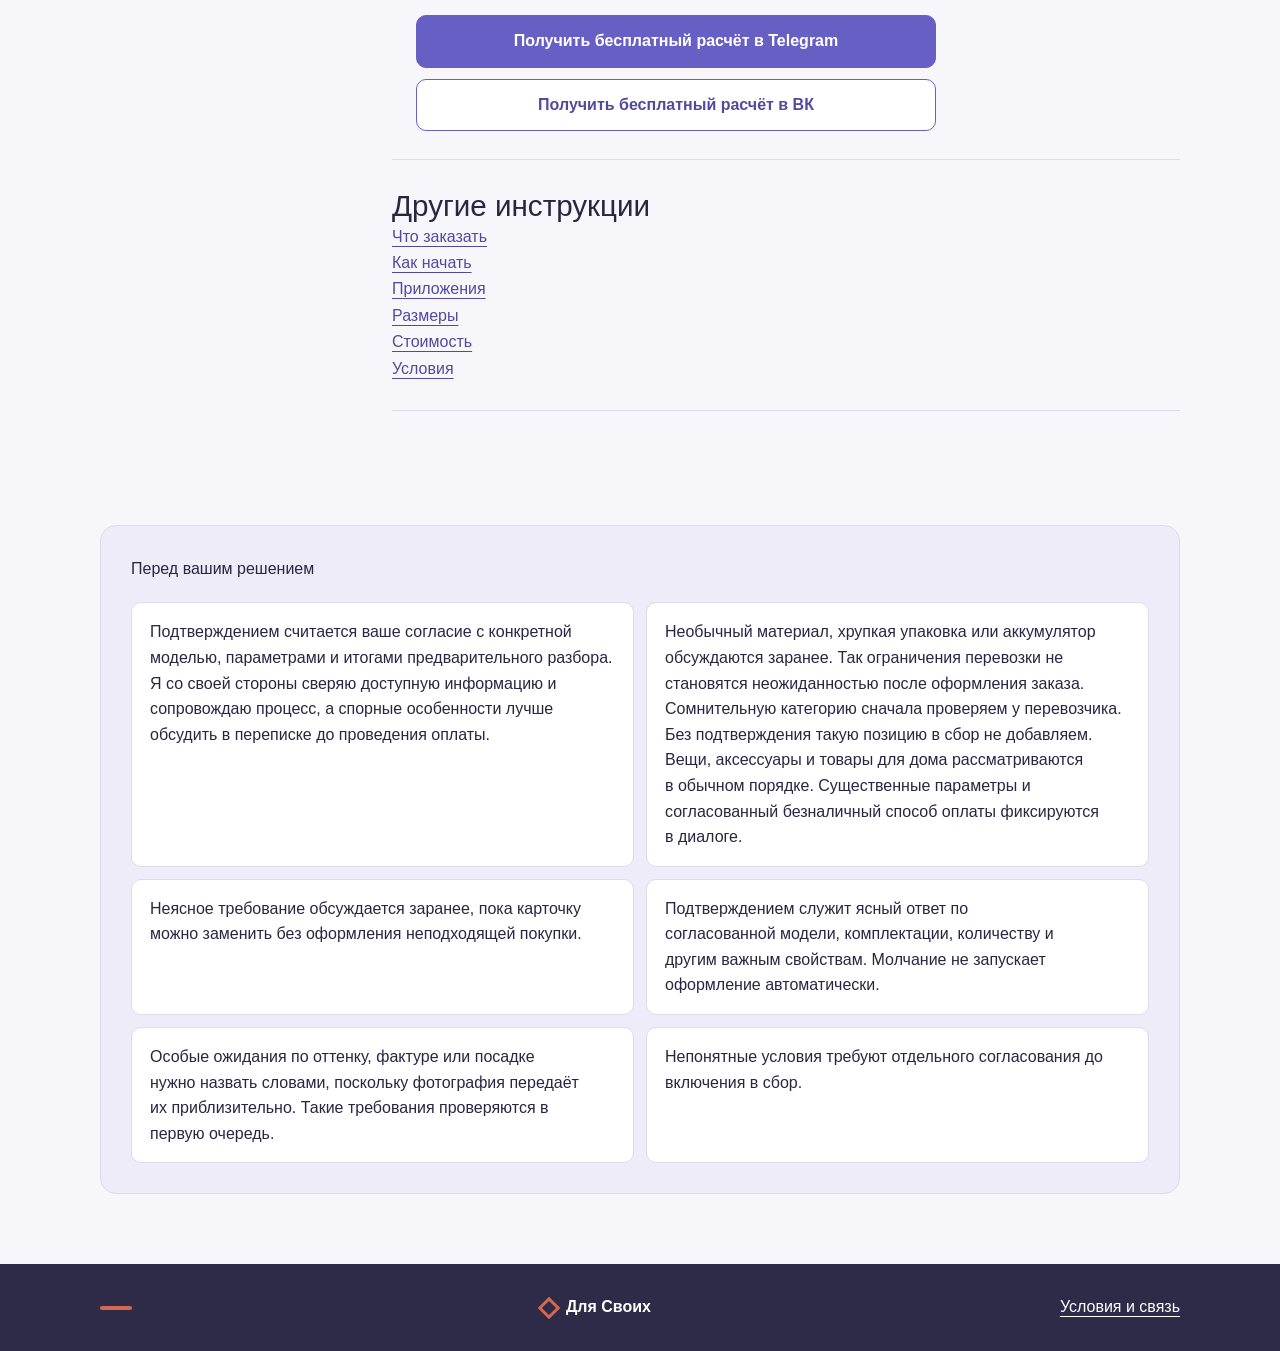
<file: usloviya-01fba.html>
<!doctype html><html lang="ru"><head><meta charset="utf-8"><link rel="canonical" href="https://dostavka-iz-kitaya-8.vercel.app/usloviya-01fba.html"><meta property="og:type" content="website"><meta name="viewport" content="width=device-width,initial-scale=1"><meta property="og:image" content="https://dostavka-iz-kitaya-8.vercel.app/assets/group-purchase-01fba2e3.png"><title>Доставка из Китая: условия и ответы перед совместной покупкой · Для Своих</title><meta property="og:url" content="https://dostavka-iz-kitaya-8.vercel.app/usloviya-01fba.html"><meta name="description" content="Главные договорённости фиксируются в Telegram или ВК до подтверждения конкретной позиции. Проект «Для Своих»: помощь с поиском и совместной покупкой."><link rel="stylesheet" href="editorial.css?v=7255649807fb"><meta property="og:title" content="Доставка из Китая: условия и ответы перед совместной покупкой"><meta name="robots" content="index,follow,max-image-preview:large"><link rel="icon" href="favicon.ico?v=editorial-01fba2e3" type="image/x-icon"><meta property="og:description" content="Главные договорённости фиксируются в Telegram или ВК до подтверждения конкретной позиции. Проект «Для Своих»: помощь с поиском и совместной покупкой."><script type="application/ld+json">{"@context":"https://schema.org","@type":"WebPage","name":"Доставка из Китая: условия и ответы перед совместной покупкой","description":"Главные договорённости фиксируются в Telegram или ВК до подтверждения конкретной позиции. Проект «Для Своих»: помощь с поиском и совместной покупкой.","url":"https://dostavka-iz-kitaya-8.vercel.app/usloviya-01fba.html","inLanguage":"ru-RU","isPartOf":{"@type":"WebSite","name":"Доставка из Китая: помощь с поиском и совместной покупкой","url":"https://dostavka-iz-kitaya-8.vercel.app/"},"about":{"@type":"Service","name":"Совместные покупки из Китая","areaServed":"Россия","provider":{"@type":"Organization","name":"Для Своих"}}}</script>  <!-- Yandex.Metrika counter -->
  <script type="text/javascript">
      (function(m,e,t,r,i,k,a){
          m[i]=m[i]||function(){(m[i].a=m[i].a||[]).push(arguments)};
          m[i].l=1*new Date();
          for (var j = 0; j < document.scripts.length; j++) {if (document.scripts[j].src === r) { return; }}
          k=e.createElement(t),a=e.getElementsByTagName(t)[0],k.async=1,k.src=r;
          k.onerror=function(){
              if(k.dataset.fallback)return;
              var fallback=e.createElement(t);
              fallback.async=1;
              fallback.dataset.fallback='1';
              fallback.src='https://mc.yandex.com/metrika/tag.js?id=112399334';
              a.parentNode.insertBefore(fallback,a);
          };
          a.parentNode.insertBefore(k,a)
      })(window, document,'script','https://mc.yandex.ru/metrika/tag.js?id=112399334', 'ym');

      ym(112399334, 'init', {
          ssr:true,
          webvisor:true,
          clickmap:true,
          ecommerce:"dataLayer",
          referrer:document.referrer,
          url:location.href,
          accurateTrackBounce:true,
          trackLinks:true
      });
  </script>
  <!-- /Yandex.Metrika counter -->
</head><body>
  <!-- Yandex.Metrika noscript -->
  <noscript><div><img src="https://mc.yandex.com/watch/112399334" style="position:absolute; left:-9999px;" alt="" /></div></noscript>
  <!-- /Yandex.Metrika noscript --><a class="skip" href="#content">Перейти к содержанию</a><parcel-site class="s01fba2e-parcel-notes-shell"><parcel-top class="s01fba2e-parcel-notes-rail"><h2 class="s01fba2e-parcel-notes-brand"><a href="index.html"><img src="assets/logo-small.jpg" width="46" height="46" alt=""><span>Для Своих</span></a></h2><nav aria-label="Основная навигация"><parcel-nav-item><a href="index.html">Главная</a></parcel-nav-item><parcel-nav-item><a href="katalog-01fba.html">Что заказать</a></parcel-nav-item><parcel-nav-item><a href="marshrut-01fba.html">Как это работает</a></parcel-nav-item><parcel-nav-item><a href="servisy-01fba.html">Площадки</a></parcel-nav-item><parcel-nav-item><a href="cena-dostavki-01fba.html">Расчёт</a></parcel-nav-item><parcel-nav-item><a href="usloviya-01fba.html">Условия</a></parcel-nav-item></nav></parcel-top><parcel-main class="s01fba2e-parcel-notes-canvas"><main id="content"><aside class="s01fba2e-parcel-notes-manual"><section><parcel-text role="paragraph">Для Своих · покупки в составе группы</parcel-text><h1>Доставка из Китая: условия и ответы перед совместной покупкой</h1><parcel-text role="paragraph">Главные договорённости фиксируются в Telegram или ВК до согласования конкретной позиции.</parcel-text><parcel-actions class="s01fba2e-parcel-notes-action-group" role="group" aria-label="Связаться для расчёта"><parcel-action><parcel-link><a class="s01fba2e-parcel-notes-action s01fba2e-parcel-notes-action--telegram" data-goal="telegram_primary" href="https://t.me/dlyasvoihchina" target="_blank" rel="noopener">Получить бесплатный расчёт в Telegram</a></parcel-link></parcel-action><parcel-action><parcel-link><a class="s01fba2e-parcel-notes-action s01fba2e-parcel-notes-action--vk" data-goal="vk_primary" href="https://vk.ru/dlyasvoihchina" target="_blank" rel="noopener">Получить бесплатный расчёт в ВК</a></parcel-link></parcel-action></parcel-actions></section><parcel-panel class="s01fba2e-parcel-notes-manual-grid"><nav class="s01fba2e-parcel-notes-toc" aria-label="Содержание"><parcel-link><a href="#part-1">01. Кто помогает</a></parcel-link><parcel-link><a href="#part-2">02. Как проходит оплата</a></parcel-link><parcel-link><a href="#part-3">03. Что с возвратом</a></parcel-link><parcel-link><a href="#part-4">04. Если есть сомнения</a></parcel-link><parcel-link><a href="#part-5">05. Какие товары доступны</a></parcel-link><parcel-link><a href="#part-6">06. Ответственность</a></parcel-link></nav><parcel-panel class="s01fba2e-parcel-notes-copy"><parcel-panel id="part-1"><details open><summary><strong>Кто помогает</strong></summary><parcel-text role="paragraph">«Для Своих» — личный проект совместных покупок: я ищу, сравниваю и сопровождаю каждый подтверждённый заказ.</parcel-text></details></parcel-panel><parcel-panel id="part-2"><details open><summary><strong>Как проходит оплата</strong></summary><parcel-text role="paragraph">Безналично после согласования изделия, параметров и индивидуального расчёта.</parcel-text></details></parcel-panel><parcel-panel id="part-3"><details open><summary><strong>Что с возвратом</strong></summary><parcel-text role="paragraph">Возможность отмены или возврата зависит от этапа, причины и правил продавца. После выкупа изменить позицию бывает невозможно.</parcel-text></details></parcel-panel><parcel-panel id="part-4"><details open><summary><strong>Если есть сомнения</strong></summary><parcel-text role="paragraph">Я проверяю карточку, отзывы и размерную сетку, но дистанционно нельзя гарантировать оттенок, посадку или качество как при примерке.</parcel-text></details></parcel-panel><parcel-panel id="part-5"><details open><summary><strong>Какие товары доступны</strong></summary><parcel-text role="paragraph">Основные категории — одежда, обувь, аксессуары и товары для дома. Остальное нужно уточнять до расчёта.</parcel-text></details></parcel-panel><parcel-panel id="part-6"><details open><summary><strong>Ответственность</strong></summary><parcel-text role="paragraph">Я координирую проверку и доставку, а участник подтверждает модель, параметры, разбор стоимости и сообщает о проблеме с фото или видео.</parcel-text></details></parcel-panel><parcel-panel><parcel-h2 role="heading" aria-level="2">Нужна помощь с конкретной вещью?</parcel-h2><parcel-text role="paragraph">Покажите фотографию, ссылку или описание в Telegram либо ВК. Я помогу найти и сравнить варианты, а первый разбор стоимости подготовлю бесплатно.</parcel-text><parcel-actions class="s01fba2e-parcel-notes-action-group" role="group" aria-label="Связаться для расчёта"><parcel-action><parcel-link><a class="s01fba2e-parcel-notes-action s01fba2e-parcel-notes-action--telegram" data-goal="telegram_primary" href="https://t.me/dlyasvoihchina" target="_blank" rel="noopener">Получить бесплатный расчёт в Telegram</a></parcel-link></parcel-action><parcel-action><parcel-link><a class="s01fba2e-parcel-notes-action s01fba2e-parcel-notes-action--vk" data-goal="vk_primary" href="https://vk.ru/dlyasvoihchina" target="_blank" rel="noopener">Получить бесплатный расчёт в ВК</a></parcel-link></parcel-action></parcel-actions></parcel-panel><parcel-panel><parcel-h2 role="heading" aria-level="2">Другие инструкции</parcel-h2><parcel-text role="paragraph"><parcel-link><a href="katalog-01fba.html">Что заказать</a></parcel-link><parcel-link><a href="marshrut-01fba.html">Как начать</a></parcel-link><parcel-link><a href="servisy-01fba.html">Приложения</a></parcel-link><parcel-link><a href="tablica-razmerov-01fba.html">Размеры</a></parcel-link><parcel-link><a href="cena-dostavki-01fba.html">Стоимость</a></parcel-link><parcel-link><a href="usloviya-01fba.html">Условия</a></parcel-link></parcel-text></parcel-panel></parcel-panel></parcel-panel></aside><aside class="mode-2-context"><parcel-h2 role="heading" aria-level="2">Перед вашим решением</parcel-h2><parcel-text role="paragraph">Подтверждением считается ваше согласие с конкретной моделью, параметрами и итогами предварительного разбора. Я со своей стороны сверяю доступную информацию и сопровождаю процесс, а спорные особенности лучше обсудить в переписке до проведения оплаты.</parcel-text><parcel-text role="paragraph">Необычный материал, хрупкая упаковка или аккумулятор обсуждаются заранее. Так ограничения перевозки не становятся неожиданностью после оформления заказа. Сомнительную категорию сначала проверяем у перевозчика. Без подтверждения такую позицию в сбор не добавляем. Вещи, аксессуары и товары для дома рассматриваются в обычном порядке. Существенные параметры и согласованный безналичный способ оплаты фиксируются в диалоге.</parcel-text><parcel-text role="paragraph">Неясное требование обсуждается заранее, пока карточку можно заменить без оформления неподходящей покупки.</parcel-text><parcel-text role="paragraph">Подтверждением служит ясный ответ по согласованной модели, комплектации, количеству и другим важным свойствам. Молчание не запускает оформление автоматически.</parcel-text><parcel-text role="paragraph">Особые ожидания по оттенку, фактуре или посадке нужно назвать словами, поскольку фотография передаёт их приблизительно. Такие требования проверяются в первую очередь.</parcel-text><parcel-text role="paragraph">Непонятные условия требуют отдельного согласования до включения в сбор.</parcel-text></aside></main></parcel-main><parcel-bottom class="s01fba2e-parcel-notes-footer"><strong>Для Своих</strong><a href="usloviya-01fba.html">Условия и связь</a></parcel-bottom></parcel-site><script src="editorial.js?v=01fba2e3"></script></body></html>
</file>
<file: editorial.css>
*{box-sizing:border-box;}html{scroll-behavior:smooth;}body{background:#f7f6fb; font-family:"Segoe UI",Arial,sans-serif; margin:0; color:#292642; line-height:1.65;}a{text-underline-offset:4px; color:#514a9d;}img{height:auto; max-width:100%;}.skip{left:-9999px; z-index:99; background:#fff; position:absolute; top:8px; padding:10px;}.skip:focus{left:8px;}parcel-site,parcel-top,parcel-main,parcel-bottom,parcel-panel,parcel-text,parcel-h2,parcel-h3,parcel-h4,parcel-detail,parcel-route,parcel-step,parcel-link,parcel-action{display:block;}parcel-nav-item{display:inline-flex;}
.s01fba2e-parcel-notes-shell{min-height:100vh;}.s01fba2e-parcel-notes-rail{top:0; display:flex; justify-content:space-between; padding:14px max(24px,calc((100vw - 1160px)/2)); color:#fff; position:sticky; z-index:20; align-items:center; gap:28px; background:#2e2b49;}.s01fba2e-parcel-notes-rail nav{gap:20px; display:flex; align-items:center;}.s01fba2e-parcel-notes-rail a{text-decoration:none; color:#fff; font-size:.87rem;}.s01fba2e-parcel-notes-brand{font-size:1.02rem; margin:0; text-transform:none;}.s01fba2e-parcel-notes-brand a{align-items:center; color:inherit; display:flex; gap:10px;}.s01fba2e-parcel-notes-brand img{height:44px; object-fit:cover; width:44px; border-radius:50%;}
.s01fba2e-parcel-notes-canvas{max-width:none;}.s01fba2e-parcel-notes-hero{min-height:0; padding:clamp(46px,6vw,74px); grid-template-columns:minmax(0,1fr) minmax(360px,.86fr); align-items:center; border:1px solid #dedbea; width:min(1160px,calc(100% - 40px)); margin:30px auto 0; display:grid; gap:60px; background:#fff; border-radius:22px;}.s01fba2e-parcel-notes-hero h1{font-size:clamp(2.8rem,4.9vw,4.6rem); letter-spacing:-.045em; margin:0 0 22px; line-height:1.03; text-transform:none;}.s01fba2e-parcel-notes-hero parcel-text{font-size:1.08rem; color:#5d5976;}.s01fba2e-parcel-notes-hero>parcel-panel img{width:100%; max-height:500px; border-radius:16px; display:block; aspect-ratio:4/3; object-fit:contain; background:#f3f1f9;}.s01fba2e-parcel-notes-hero>parcel-panel>parcel-text{font-size:.84rem; margin-top:12px;}
.s01fba2e-parcel-notes-action-group{grid-template-columns:1fr; max-width:520px; display:grid; gap:11px; margin-top:28px;}.s01fba2e-parcel-notes-action{align-items:center; min-height:50px; border-radius:10px; background:#685fc4; text-decoration:none; text-transform:none; display:flex; justify-content:center; padding:12px 18px; border:1px solid #685fc4; color:#fff; font-weight:750;}.s01fba2e-parcel-notes-action--vk{color:#514a9d; background:#fff;}
.s01fba2e-parcel-notes-facts{margin:20px auto 0; background:#eeecf8; width:min(1080px,calc(100% - 40px)); padding:20px; border-radius:14px;}.s01fba2e-parcel-notes-facts>parcel-panel>article{grid-template-columns:repeat(4,1fr); display:grid; gap:18px;}.s01fba2e-parcel-notes-facts parcel-h3{color:#716c8a; font-size:.75rem;}.s01fba2e-parcel-notes-facts parcel-text{color:#292642; font-weight:800;}
.s01fba2e-parcel-notes-section{margin:auto; border-bottom:1px solid #dedbea; width:min(1080px,calc(100% - 40px)); padding:clamp(64px,8vw,96px) 0;}.s01fba2e-parcel-notes-section>section:first-child{grid-template-columns:minmax(230px,.42fr) 1fr; margin-bottom:34px; display:grid; gap:40px;}.s01fba2e-parcel-notes-section parcel-h2{font-size:clamp(2rem,3.3vw,3.25rem); text-transform:none; margin:0; line-height:1.08;}.s01fba2e-parcel-notes-section>section:first-child parcel-text{color:#66617e;}.s01fba2e-parcel-notes-route{grid-template-columns:repeat(3,1fr); display:grid; gap:12px;}.s01fba2e-parcel-notes-route parcel-step{padding:22px; border-radius:12px; min-height:165px; border:1px solid #dedbea; background:#fff;}.s01fba2e-parcel-notes-route parcel-h4{font-size:1rem; margin:0 0 10px; text-transform:none;}.s01fba2e-parcel-notes-route parcel-h4 b{margin-bottom:12px; font-size:1.25rem; display:block; color:#d4674d;}.s01fba2e-parcel-notes-route parcel-detail{color:#625e78;}
.s01fba2e-parcel-notes-catalog>parcel-panel>article{grid-template-columns:repeat(2,1fr); display:grid; gap:12px;}.s01fba2e-parcel-notes-catalog parcel-text{padding:22px; border-radius:12px; min-height:132px; border:1px solid #dedbea; background:#fff;}.s01fba2e-parcel-notes-catalog strong{margin-bottom:9px; font-size:1.15rem; display:block; color:#292642;}.s01fba2e-parcel-notes-ledger{background:#fff; border-radius:12px; overflow:hidden; border:1px solid #dedbea;}.s01fba2e-parcel-notes-ledger>section>article,.s01fba2e-parcel-notes-ledger>parcel-panel>article{grid-template-columns:1.05fr 1.15fr 1fr; padding:16px 18px; display:grid; gap:14px; border-bottom:1px solid #e8e5f0;}.s01fba2e-parcel-notes-ledger>section>article{background:#eeecf8;}.s01fba2e-parcel-notes-ledger>footer{color:#554da4; padding:18px; font-weight:800;}
.s01fba2e-parcel-notes-story{grid-template-columns:minmax(260px,.75fr) 1.25fr; padding:44px; color:#fff; display:grid; gap:58px; background:#2e2b49; border-radius:18px;}.s01fba2e-parcel-notes-story>parcel-text:first-child{font-weight:750; font-size:clamp(1.55rem,2.4vw,2.35rem); line-height:1.3;}.s01fba2e-parcel-notes-story>section parcel-text{color:#dad7e9;}.s01fba2e-parcel-notes-story a{color:#fff;}
.s01fba2e-parcel-notes-questions>section:nth-child(2)>parcel-panel>article{grid-template-columns:1fr 1fr; display:grid; gap:12px;}.s01fba2e-parcel-notes-questions>section:nth-child(2)>parcel-panel>article>*{background:#fff; padding:20px; border:1px solid #dedbea;}.s01fba2e-parcel-notes-contact{margin:30px auto; display:grid; gap:30px; background:#e9e6f7; width:min(1080px,calc(100% - 40px)); padding:38px 42px; grid-template-columns:.8fr 1.2fr; align-items:center; border-radius:16px;}.s01fba2e-parcel-notes-contact parcel-h2{font-size:clamp(2rem,3.3vw,3.2rem);}.s01fba2e-parcel-notes-contact .s01fba2e-parcel-notes-action-group{margin:0;}
parcel-site :focus-visible{outline-offset:4px; outline:3px solid #d4674d;}parcel-site ::selection{color:#fff; background:#2e2b49;}.s01fba2e-parcel-notes-rail nav a{padding-block:8px; position:relative;}.s01fba2e-parcel-notes-rail nav a:after{position:absolute; inset-block-end:2px; background:#d8d3f0; transform-origin:left; content:""; inset-inline:0; height:2px; transform:scaleX(0); transition:transform .18s ease;}.s01fba2e-parcel-notes-rail nav a:hover:after{transform:scaleX(1);}.s01fba2e-parcel-notes-hero{overflow:hidden; position:relative; isolation:isolate;}.s01fba2e-parcel-notes-hero:before{position:absolute; block-size:230px; inset-block-start:-105px; border-radius:50%; content:""; inline-size:230px; inset-inline-end:-85px; border:45px solid #f0eef9; z-index:-1;}.s01fba2e-parcel-notes-hero:after{position:absolute; block-size:12px; inset-block-end:26px; opacity:.18; content:""; inline-size:92px; inset-inline-start:48px; background:repeating-linear-gradient(90deg,#685fc4 0 12px,transparent 12px 20px); z-index:-1;}.s01fba2e-parcel-notes-facts parcel-h3{align-items:center; display:flex; gap:8px;}.s01fba2e-parcel-notes-facts parcel-h3:before{inline-size:7px; border-radius:2px; flex:none; content:""; block-size:7px; background:#d4674d;}.s01fba2e-parcel-notes-route parcel-step:nth-child(2n){background:#f9f8fc;}.s01fba2e-parcel-notes-route parcel-step:nth-child(3n){border-top:4px solid #685fc4;}.s01fba2e-parcel-notes-route parcel-step:nth-child(3n+1){border-bottom-color:#c9c4e2;}.s01fba2e-parcel-notes-catalog parcel-text:nth-child(2n){background:#f2f0f9;}.s01fba2e-parcel-notes-catalog parcel-text:nth-child(3n){box-shadow:inset 4px 0 #d4674d;}.s01fba2e-parcel-notes-section>parcel-text:last-child a{align-items:center; padding-inline:14px; border-radius:8px; text-decoration:none; display:inline-flex; min-height:42px; border:1px solid #cfcbe4; background:#fff;}.s01fba2e-parcel-notes-section>parcel-text:last-child a:hover{border-color:#685fc4;}.s01fba2e-parcel-notes-section>parcel-text:last-child a:after{margin-inline-start:8px; content:"→"; color:#d4674d;}.s01fba2e-parcel-notes-contact{box-shadow:inset 0 0 0 1px rgba(104,95,196,.08);}.s01fba2e-parcel-notes-contact .s01fba2e-parcel-notes-action{box-shadow:0 8px 20px rgba(76,67,145,.12);}.s01fba2e-parcel-notes-manual>section:first-child parcel-text:first-child{font-weight:800; text-transform:uppercase; font-size:.78rem; letter-spacing:.06em; color:#68617f;}.s01fba2e-parcel-notes-copy>parcel-panel:nth-child(odd){background:linear-gradient(90deg,#f7f6fb,transparent); padding-inline:24px;}.s01fba2e-parcel-notes-copy>parcel-panel:target{box-shadow:inset 5px 0 #685fc4; scroll-margin-top:100px;}.s01fba2e-parcel-notes-matrix tbody tr:nth-child(even){background:#f4f2fa;}.s01fba2e-parcel-notes-footer:before{inline-size:32px; align-self:center; border-radius:4px; content:""; block-size:4px; background:#d4674d;}@media(prefers-reduced-motion:reduce){.s01fba2e-parcel-notes-rail nav a:after{transition:none;}}
.mode-2-context{margin:24px auto 70px; display:grid; gap:12px; border-radius:16px; width:min(1080px,calc(100% - 40px)); padding:30px; grid-template-columns:repeat(2,minmax(0,1fr)); border:1px solid #dedbea; background:#eeecf8;}.mode-2-context parcel-h2{margin:0 0 8px; grid-column:1/-1;}.mode-2-context parcel-text{margin:0; background:#fff; border-radius:10px; max-width:none; padding:16px 18px; border:1px solid #dedbea; line-height:1.6;}.s01fba2e-parcel-notes-section>parcel-text:last-child a:after{content:none;}.s01fba2e-parcel-notes-footer{justify-content:space-between; padding:30px max(24px,calc((100vw - 1080px)/2)); color:#fff; display:flex; gap:24px; background:#2e2b49;}.s01fba2e-parcel-notes-footer a{color:#fff;}.s01fba2e-parcel-notes-manual{margin:auto; width:min(1080px,calc(100% - 40px)); padding:64px 0 90px;}.s01fba2e-parcel-notes-manual>section:first-child{border-radius:18px; padding:38px; background:#eeecf8;}.s01fba2e-parcel-notes-manual h1{font-size:clamp(2.7rem,5vw,4.8rem); letter-spacing:-.04em; margin:14px 0 20px; line-height:1.04; text-transform:none;}.s01fba2e-parcel-notes-manual-grid{grid-template-columns:240px minmax(0,1fr); margin-top:44px; display:grid; gap:52px;}.s01fba2e-parcel-notes-toc{top:94px; border-top:4px solid #685fc4; position:sticky; align-self:start;}.s01fba2e-parcel-notes-toc parcel-link{border-bottom:1px solid #dedbea;}.s01fba2e-parcel-notes-toc a{padding:12px 4px; display:block; text-decoration:none;}.s01fba2e-parcel-notes-copy>parcel-panel{border-bottom:1px solid #dedbea; padding:28px 0;}.s01fba2e-parcel-notes-copy parcel-h2{line-height:1.2; font-size:1.85rem;}.s01fba2e-parcel-notes-copy parcel-text{color:#5d5976; max-width:76ch;}.s01fba2e-parcel-notes-steps{padding:0; list-style:none; counter-reset:step;}.s01fba2e-parcel-notes-steps li{border-bottom:1px solid #dedbea; padding:20px; background:#fff;}.s01fba2e-parcel-notes-note{border-left:6px solid #d4674d; padding:22px; background:#fff;}.s01fba2e-parcel-notes-matrix{border-collapse:collapse; width:100%;}.s01fba2e-parcel-notes-matrix th,.s01fba2e-parcel-notes-matrix td{border:1px solid #dedbea; vertical-align:top; padding:13px; text-align:left;}
parcel-bottom.s01fba2e-parcel-notes-footer strong{align-items:center; display:inline-flex; gap:9px;}parcel-bottom.s01fba2e-parcel-notes-footer strong:before{inline-size:10px; border:3px solid #d4674d; content:""; block-size:10px; rotate:45deg;}parcel-site main{overflow-wrap:break-word;}parcel-site [role="heading"]{text-wrap:balance;}parcel-site [role="paragraph"]{text-wrap:pretty;}
@media(max-width:900px){.s01fba2e-parcel-notes-rail{align-items:flex-start; position:static; flex-direction:column;}.s01fba2e-parcel-notes-rail nav{overflow:auto; width:100%;}.s01fba2e-parcel-notes-hero{padding:36px 26px; grid-template-columns:1fr;}.s01fba2e-parcel-notes-hero>parcel-panel{order:-1;}.s01fba2e-parcel-notes-section>section:first-child,.s01fba2e-parcel-notes-story,.s01fba2e-parcel-notes-contact,.s01fba2e-parcel-notes-manual-grid{gap:20px; grid-template-columns:1fr;}.s01fba2e-parcel-notes-route{grid-template-columns:1fr 1fr;}.s01fba2e-parcel-notes-facts>parcel-panel>article{grid-template-columns:1fr 1fr;}.s01fba2e-parcel-notes-toc{position:static;}}
@media(max-width:620px){.s01fba2e-parcel-notes-rail{padding:12px 18px;}.s01fba2e-parcel-notes-hero,.s01fba2e-parcel-notes-facts,.s01fba2e-parcel-notes-section,.s01fba2e-parcel-notes-contact,.mode-2-context{width:calc(100% - 28px);}.s01fba2e-parcel-notes-route,.s01fba2e-parcel-notes-catalog>parcel-panel>article,.s01fba2e-parcel-notes-ledger>section>article,.s01fba2e-parcel-notes-ledger>parcel-panel>article,.s01fba2e-parcel-notes-questions>section:nth-child(2)>parcel-panel>article,.mode-2-context{grid-template-columns:1fr;}.mode-2-context parcel-h2{grid-column:auto;}.s01fba2e-parcel-notes-action-group{max-width:none;}}
:where(h1,h2,h3,h4,[role="heading"]){overflow-wrap:normal!important;word-break:normal!important;hyphens:none!important;text-wrap:balance}
@media(max-width:480px){:where(h1,[role="heading"][aria-level="1"]){font-size:clamp(2rem,9.5vw,2.35rem)!important;line-height:1.08!important}}
</file>
